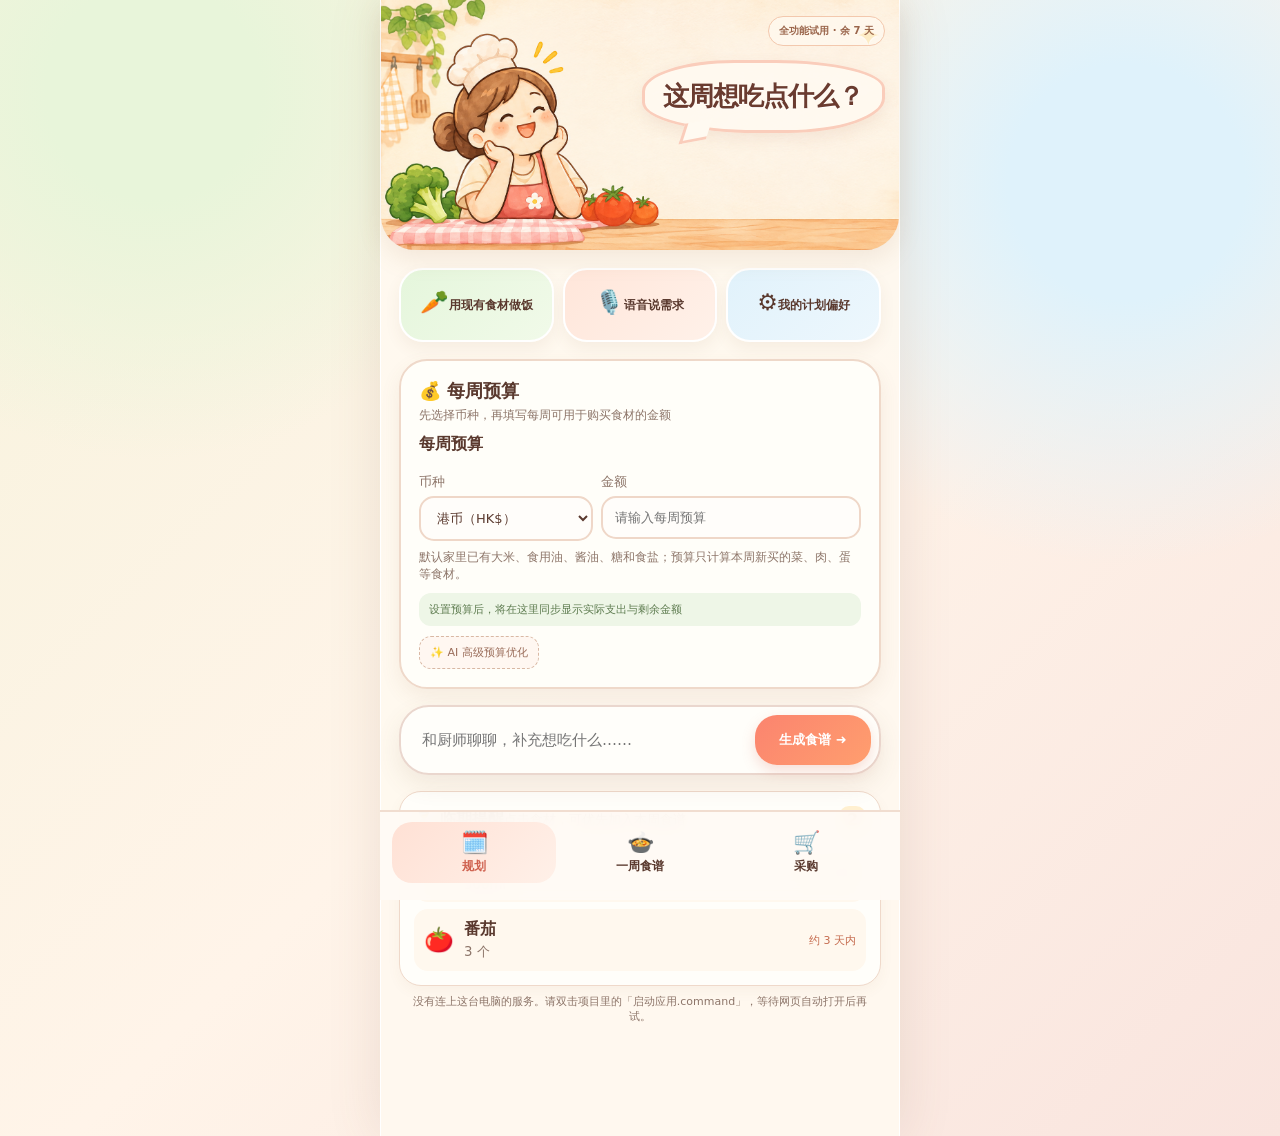
<file: docs/index.html>
<!doctype html>
<html lang="zh-CN">
  <head>
<script src="github-pages-runtime.js?v=1"></script>
    <meta charset="UTF-8" />
    <meta name="viewport" content="width=device-width, initial-scale=1.0" />
    <meta name="theme-color" content="#fff8ef" />
    <title>AI小当家</title>
    <link rel="stylesheet" href="styles.css?v=20261117-photo-1" />
    <link rel="stylesheet" href="shared-header.css?v=20261116-1" />
  </head>
  <body>
    <main class="app-shell" aria-label="AI小当家">
      <header class="hero">
        <div>
          <h1>这周想吃点什么？</h1>
        </div>
        <span class="hero-spark">✦</span>
        <button id="membershipOpen" class="membership-pill" type="button">会员 / Upgrade</button>
      </header>

      <section class="quick-actions" aria-label="快捷提问">
        <button type="button" id="pantryOpen" aria-expanded="false" aria-controls="cameraPanel"><span>🥕</span>用现有食材做饭</button>
        <button type="button" id="voiceOpen" aria-controls="voicePanel"><span>🎙️</span>语音说需求</button>
        <button type="button" id="preferenceQuick"><span>⚙️</span>我的计划偏好</button>
      </section>

      <section id="cameraPanel" class="capture-panel" hidden>
        <div class="section-heading"><strong>🥕 用现有食材做饭 · 📷 拍照识别</strong><button class="mini-close" data-hide="cameraPanel" type="button">关闭</button></div>
        <p class="tool-tip">从库存出发：拍摄或上传冰箱中的食材、现成菜品。识别后核对库存，再生成食谱灵感及补购清单。识别结果需要你确认；单凭照片无法确定重量、过敏原或食物是否安全。</p>
        <div class="photo-picker-actions">
          <button id="photoCaptureOpen" class="file-btn" type="button">拍摄</button>
          <button id="photoUploadOpen" class="file-btn" type="button">上传现有照片</button>
        </div>
        <input id="photoCapture" type="file" accept="image/*" capture="environment" hidden />
        <input id="photoUpload" type="file" accept="image/*" hidden />
        <img id="photoPreview" class="photo-preview" alt="待识别的食材照片" hidden />
        <button id="recognizePhoto" type="button" class="primary-small full" disabled>AI 识别这张照片</button>
        <p id="visionStatus" class="tool-tip" role="status">上传照片后，我会帮你整理看到的食材；结果仍需要你确认。</p>
        <label class="tool-label">现有食材（识别后可修改；逗号分隔）<textarea id="pantryIngredients" rows="3" placeholder="例如：鸡蛋 4个，番茄 3个，青菜 200g"></textarea></label>
        <label class="tool-label">现有成品菜（可修改；逗号分隔）<input id="preparedDishes" placeholder="例如：番茄炒蛋、剩米饭" /></label>
        <div class="tool-row"><button id="savePantry" type="button" class="primary-small">保存已有食物</button><button id="suggestPantry" type="button" class="secondary-small">🔒 AI 智能补购</button></div>
        <div id="pantryResult" class="review-output" hidden></div>
      </section>

      <section class="budget-card" id="budgetSection" aria-label="每周预算">
        <div class="section-heading"><div><strong>💰 每周预算</strong><small>先选择币种，再填写每周可用于购买食材的金额</small></div></div>
          <fieldset id="budgetFields">
            <legend>每周预算</legend>
            <div class="budget-fields">
              <label>币种<select id="budgetCurrency"><option value="HKD" selected>港币（HK$）</option><option value="CNY">人民币（¥）</option></select></label>
              <label>金额<input id="budgetAmount" inputmode="decimal" type="number" min="0" step="1" placeholder="请输入每周预算" /></label>
            </div>
            <small id="budgetHint">默认家里已有大米、食用油、酱油、糖和食盐；预算只计算本周新买的菜、肉、蛋等食材。</small>
            <p id="budgetLiveSummary" class="budget-live-summary">本周尚无采购记录</p>
            <button id="advancedBudget" class="advanced-budget" type="button">🔒 Plus 高级预算优化</button>
          </fieldset>
      </section>
      <section id="voicePanel" class="capture-panel" hidden>
        <div class="section-heading"><strong>🎙️ 一次说完全家需求</strong><button class="mini-close" data-hide="voicePanel" type="button">关闭</button></div>
        <p class="tool-tip">可以连续说：“爸爸是上班族，工作日不吃午餐；妈妈喜欢清淡粤菜，不吃香菜；孩子周末在家吃，不吃辣。”系统会分别填入对应人员。</p>
        <div class="tool-row"><button id="startListening" class="primary-small" type="button">● 开始说话</button><button id="stopListening" class="secondary-small" type="button" disabled>停止</button></div>
        <label class="tool-label">全家需求（可修改）<textarea id="voiceTranscript" rows="4" placeholder="把所有人的需求一股脑说完，也可以在这里手动输入"></textarea></label>
        <button id="parseVoice" class="primary-small full" type="button">自动填写全家信息</button>
        <div id="voiceReview" class="review-output" hidden></div>
      </section>

      <section id="preferencesSection" class="preferences" aria-label="计划偏好" hidden>
        <div class="preference-shell-head">
          <button id="preferenceToggle" class="preferences-toggle" type="button" aria-expanded="true" aria-controls="preferencePanel">
            <span>⚙️</span>
            <span><strong>我的计划偏好</strong><small>用餐人员 · 每餐安排 · 个人口味与忌口</small></span>
            <span class="chevron">⌄</span>
          </button>
          <button id="preferencesClose" class="mini-close" type="button">关闭</button>
        </div>
        <div id="preferencePanel" class="preference-panel">
          <fieldset class="people-fieldset">
            <div class="section-heading">
              <div><legend>用餐人员</legend><small>每人独立编辑身份、偏好、忌口及用餐安排</small></div>
              <button id="addPerson" class="add-person" type="button">＋ 添加人员</button>
            </div>
            <div id="peopleList" class="people-list"></div>
            <small>用餐时间可按周一至周日单独开关。例如：上班日不吃午饭，周末则在家用餐。</small>
          </fieldset>

          <fieldset>
            <legend>本周额外要求（全体）</legend>
            <label class="full-field">特别想吃的菜、已有食材或其他安排
              <textarea id="sharedNotes" rows="2" placeholder="例如：周三晚餐想吃鱼，冰箱里还有西红柿……"></textarea>
            </label>
          </fieldset>
        </div>
      </section>

      <section id="assistantConversation" class="assistant-conversation" aria-label="与厨房助手对话" hidden>
        <div class="section-heading"><div><strong>👩🏻‍🍳 和厨房助手聊聊</strong><small>只有在你发出需求或生成食谱后，我才会回复</small></div></div>
        <div id="chat" class="chat" aria-live="polite"></div>
        <section id="suggestionOutput" class="capture-panel" hidden><div class="section-heading"><strong>🍽️ 食谱灵感与补购清单</strong></div><div id="suggestionContent"></div></section>
      </section>

      <form id="chatForm" class="composer persistent-composer">
        <label class="sr-only" for="messageInput">和厨房助手聊聊</label>
        <input id="messageInput" autocomplete="off" placeholder="和厨师聊聊，补充想吃什么……" />
        <button type="submit" aria-label="一键生成本周食谱" title="一键生成本周食谱">生成食谱 ➜</button>
      </form>

      <section class="expiry-card" aria-labelledby="expiryTitle">
        <div class="section-heading"><div><strong id="expiryTitle">⏳ 临期提醒</strong><small>点击食材，可优先加入本周食谱</small></div><span class="expiry-count" id="expiryCount">2</span></div>
        <div id="expiryList" class="expiry-list"></div>
      </section>
      <p id="apiStatus" class="api-status" role="status">正在检查对话服务…</p>

      <nav class="bottom-nav" aria-label="主导航">
        <button class="nav-item active" id="navPlan" type="button"><span>🗓️</span>规划</button>
        <a class="nav-item" href="weekly-menu.html"><span>🍲</span>一周食谱</a>
        <a class="nav-item" href="shopping-budget.html"><span>🛒</span>采购</a>
      </nav>
    </main>
    <dialog id="photoCameraDialog" class="small-dialog photo-camera-dialog" aria-labelledby="photoCameraTitle">
      <div class="dialog-head"><strong id="photoCameraTitle">拍摄食材</strong></div>
      <video id="photoCameraVideo" autoplay muted playsinline aria-label="相机预览"></video>
      <p id="photoCameraStatus" class="tool-tip" role="status">正在连接相机…</p>
      <div class="tool-row"><button id="photoCameraShutter" class="primary-small" type="button" disabled>拍摄</button><button id="photoCameraCancel" class="secondary-small" type="button">取消</button></div>
    </dialog>
    <dialog id="membershipDialog" class="membership-dialog"><div class="dialog-head"><div><strong>Membership</strong><small id="membershipStatus"></small></div><button type="button" data-dialog-close="membershipDialog">×</button></div>
      <p class="tool-tip">首次使用可享 7 天全功能试用，包含全部 Plus 功能和 Home Chef 预约体验。实际厨师服务按次或套餐另付，当前支付与预约均为 Demo。</p>
      <p id="membershipPricingNote" class="tool-tip">正在按地区设置显示币种…</p>
      <div class="plan-grid">
        <article class="plan-card"><span>Basic</span><h2><span data-config="basicPrice">HK$8.80</span> <small>/ month</small></h2><b>7-Day All-Features Free Trial</b><ul><li>基础个性化食谱</li><li>用餐人员、偏好与忌口</li><li>一周食谱与基础清单</li><li>手动库存和每周预算</li></ul><button id="startBasicTrial" type="button">体验全部功能</button></article>
        <article class="plan-card plus"><span>Plus</span><h2><span data-config="plusPrice">HK$13.20</span> <small>/ month</small></h2><b>Basic 全部功能＋</b><ul><li>用语音需求一键生成个性化食谱</li><li>库存拍照、临期优先与智能补购</li><li>高级预算优化与超额提醒</li><li>Home Chef 预约入口</li></ul><button id="upgradePlus" type="button">Upgrade to Plus</button></article>
      </div>
      <div id="paymentDemo" class="payment-demo" hidden><p>Demo only — real payment is not connected.</p><button id="simulateUpgrade" type="button">Simulate Upgrade</button></div>
      <section class="membership-chef"><div class="dialog-head"><div><strong>🧑‍🍳 Home Chef 上门厨师</strong><small>全功能试用及 Plus 会员可预约；服务费按次或套餐另付</small></div></div><p id="membershipChefPricingNote" class="tool-tip"></p><a id="membershipChefSource" class="tool-tip" href="https://yunhejz.com/sh/index/article.html?id=3586" target="_blank" rel="noreferrer">报价依据</a><div id="membershipChefTiers" class="chef-tier-list"></div><button id="memberHomeChefOpen" class="dialog-primary" type="button">选择套餐并预约</button></section>
    </dialog>
    <dialog id="expiryDialog" class="small-dialog"><div class="dialog-head"><strong id="expiryDialogTitle">优先使用食材</strong><button type="button" data-dialog-close="expiryDialog">×</button></div><p id="expiryDialogText"></p><button id="addExpiryToPlan" class="dialog-primary" type="button">加入本周食谱</button></dialog>
    <dialog id="lockedDialog" class="small-dialog"><div class="dialog-head"><strong>🔒 Plus Feature</strong><button type="button" data-dialog-close="lockedDialog">×</button></div><p id="lockedMessage"></p><button class="dialog-primary" id="lockedUpgrade" type="button">Upgrade to Plus</button></dialog>
    <div id="toast" class="toast" role="status"></div>
    <script src="config.js?v=20261116-10"></script><script src="state.js?v=20261116-9"></script><script src="locale.js?v=20261116-9"></script><script src="pricing.js?v=20261116-10"></script><script src="pantry-photos.js?v=1"></script><script src="app.js?v=20261117-photo-1"></script>
  </body>
</html>
</file>
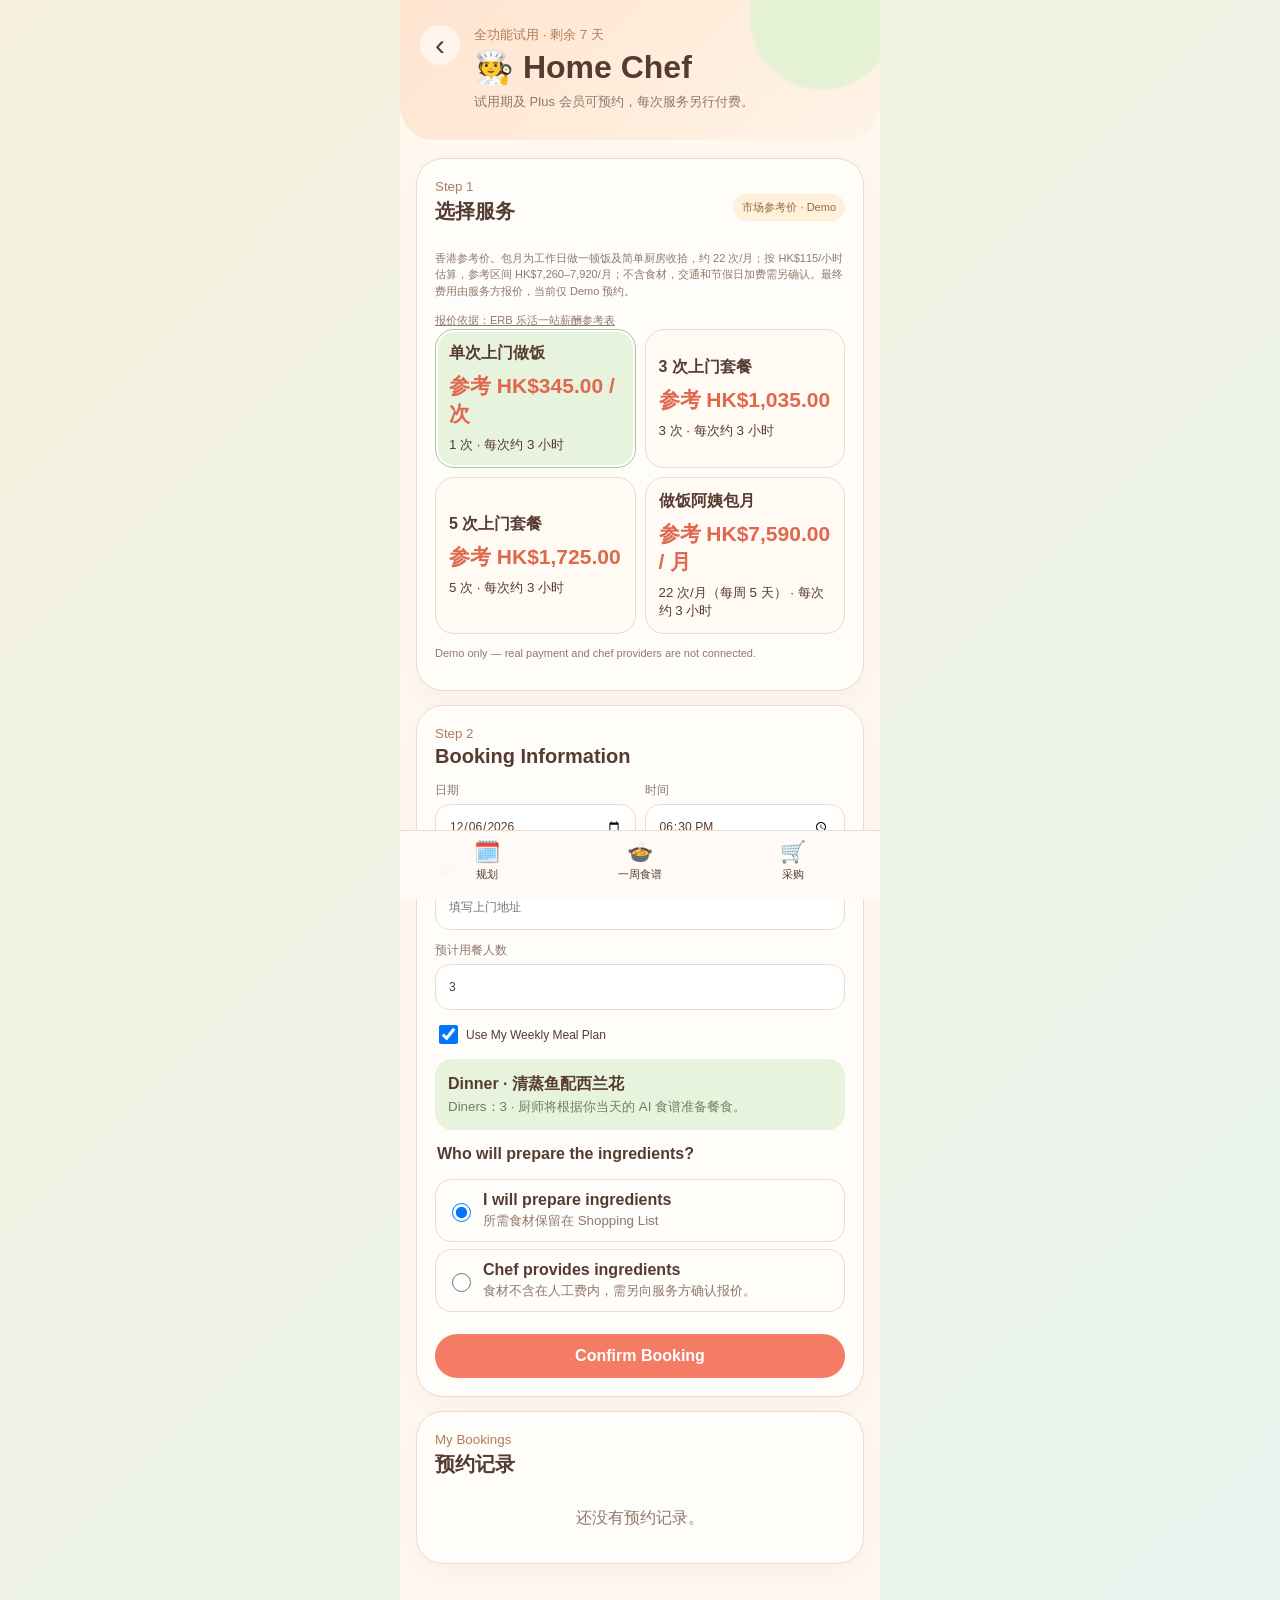
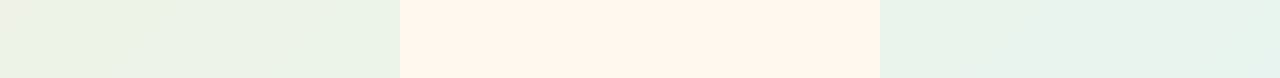
<file: docs/home-chef.html>
<!doctype html><html lang="zh-CN"><head>
<script src="github-pages-runtime.js?v=1"></script><meta charset="UTF-8"><meta name="viewport" content="width=device-width,initial-scale=1"><meta name="theme-color" content="#fff8ef"><title>Home Chef · AI 小当家</title><link rel="stylesheet" href="home-chef.css?v=1"></head><body>
<main class="chef-app"><header class="chef-hero"><a href="index.html" aria-label="返回">‹</a><div><small id="chefAccessStatus">全功能试用 / Plus Member Service</small><h1>🧑‍🍳 Home Chef</h1><p>试用期及 Plus 会员可预约，每次服务另行付费。</p></div></header>
<section id="lockedChef" class="card locked" hidden><span>🔒</span><h2>Plus Member Feature</h2><p>Home Chef booking is available for Plus members.</p><button id="chefUpgrade" type="button">Upgrade to Plus</button></section>
<div id="chefContent" hidden><section class="card"><div class="section-head"><div><small>Step 1</small><h2>选择服务</h2></div><span>市场参考价 · Demo</span></div><p id="chefPricingNote" class="demo-note">正在按地区设置显示币种…</p><a id="chefPricingSource" class="demo-note" href="https://yunhejz.com/sh/index/article.html?id=3586" target="_blank" rel="noreferrer">报价依据</a><div id="packageList" class="package-list"></div><p class="demo-note">Demo only — real payment and chef providers are not connected.</p></section>
<section class="card"><div class="section-head"><div><small>Step 2</small><h2>Booking Information</h2></div></div><form id="bookingForm"><div class="fields"><label>日期<input id="bookingDate" type="date" required></label><label>时间<input id="bookingTime" type="time" required value="18:30"></label></div><label>地址<input id="bookingAddress" required placeholder="填写上门地址"></label><label>预计用餐人数<input id="bookingDiners" type="number" min="1" max="20" value="3" required></label><label class="check"><input id="useWeeklyPlan" type="checkbox" checked> Use My Weekly Meal Plan</label><div id="dailyMeal" class="daily-meal"></div><fieldset><legend>Who will prepare the ingredients?</legend><label class="choice"><input type="radio" name="ingredientProvider" value="user" checked><span><b>I will prepare ingredients</b><small>所需食材保留在 Shopping List</small></span></label><label class="choice"><input type="radio" name="ingredientProvider" value="chef"><span><b>Chef provides ingredients</b><small>食材不含在人工费内，需另向服务方确认报价。</small></span></label></fieldset><button class="confirm" type="submit">Confirm Booking</button></form></section>
<section id="bookingsCard" class="card"><div class="section-head"><div><small>My Bookings</small><h2>预约记录</h2></div></div><div id="bookingList"></div></section></div></main>
<nav class="bottom-nav"><a href="index.html">🗓️<span>规划</span></a><a href="weekly-menu.html">🍲<span>一周食谱</span></a><a href="shopping-budget.html">🛒<span>采购</span></a></nav>
<dialog id="bookingDialog"><h2>Demo booking confirmed.</h2><div id="bookingResult"></div><button id="viewBooking" type="button">View Booking</button></dialog><div id="toast" class="toast"></div><script src="config.js?v=20261116-10"></script><script src="state.js?v=20261116-9"></script><script src="locale.js?v=20261116-9"></script><script src="pricing.js?v=20261116-10"></script><script src="home-chef.js?v=20261116-8"></script></body></html>
</file>
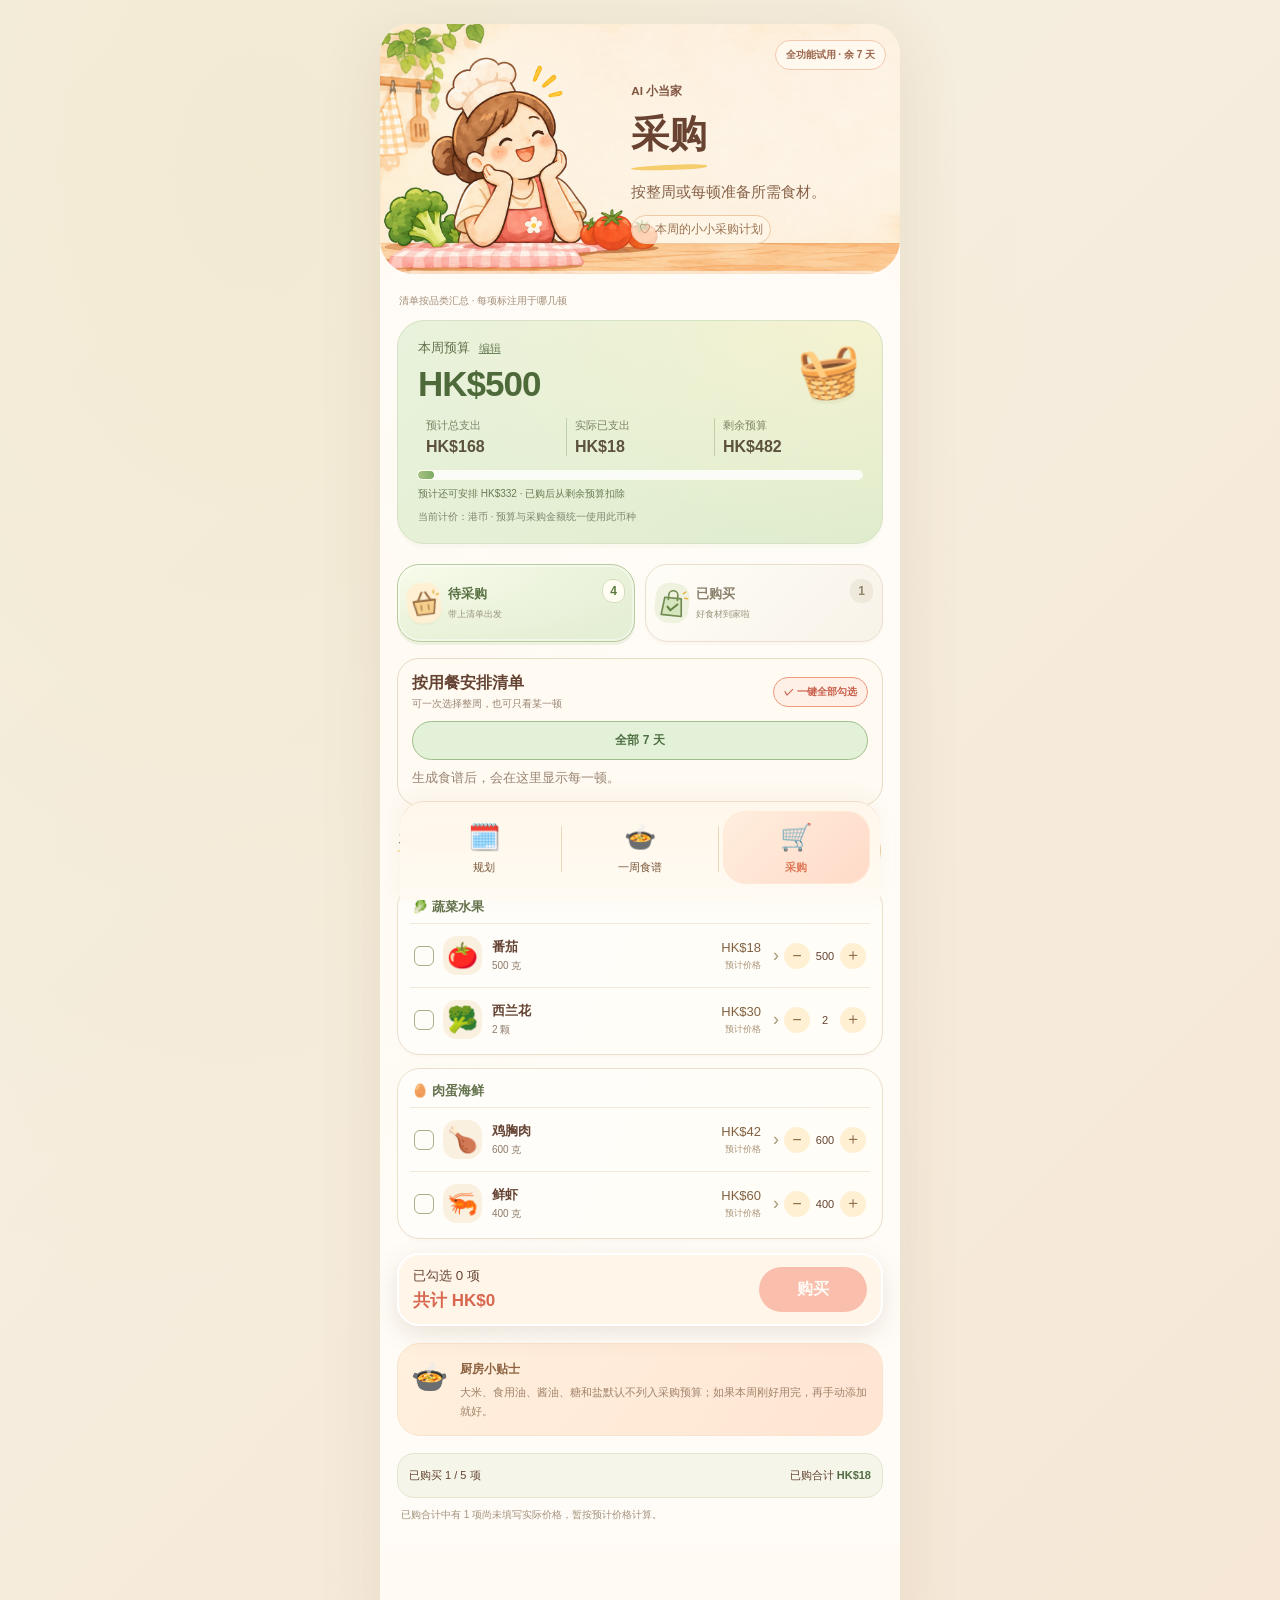
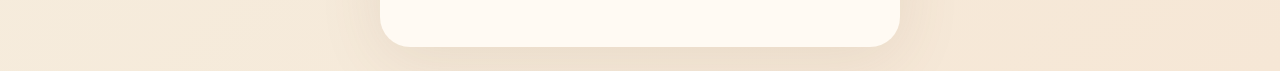
<file: docs/shopping-budget.html>
<!doctype html>
<html lang="zh-CN">
  <head>
<script src="github-pages-runtime.js?v=1"></script>
    <meta charset="UTF-8" />
    <meta name="viewport" content="width=device-width, initial-scale=1.0" />
    <meta name="theme-color" content="#fff8ef" />
    <title>AI 小当家</title>
    <link rel="stylesheet" href="shopping-budget.css?v=1" />
    <link rel="stylesheet" href="membership.css?v=20261116-13" />
    <link rel="stylesheet" href="shared-header.css?v=20261116-1" />
  </head>
  <body>
    <main class="app-shell" aria-label="AI 小当家">
      <div id="planningPage">
      <header class="hero">
        
        <div>
          <p class="eyebrow">AI 小当家</p>
          <h1>这周想吃点什么？</h1>
        </div>
        <p class="hero-subtitle">一起把日子，过得有滋有味。</p>
      </header>

      <div class="page-content planning-content">
      <section id="chat" class="chat" aria-live="polite">
        <article class="message assistant-message">
          <span class="avatar assistant-avatar">👩🏻‍🍳</span>
          <p>告诉我家里有哪些人、这周想吃什么吧。我会为你做一份刚刚好的菜单。</p>
        </article>

        <article class="message user-message">
          <p>我们家有两位成人和一位长者，想吃粤式家常菜，每周两次海鲜，口味清淡，不要超预算。</p>
          <span class="avatar user-avatar">🙂</span>
        </article>

        <article class="message assistant-message">
          <span class="avatar assistant-avatar">👩🏻‍🍳</span>
          <p>好的！我已经记下来了。还可以告诉我现有食材或特别想吃的菜。</p>
        </article>
      </section>

      <section class="quick-actions" aria-label="快捷提问">
        <button type="button" data-prompt="帮我生成一周食谱"><span aria-hidden="true">🗓️</span>生成一周食谱</button>
        <button type="button" data-prompt="根据我现有的食材做饭"><span aria-hidden="true">🧺</span>用现有食材做饭</button>
        <button type="button" data-prompt="请帮我控制本周预算"><span aria-hidden="true">🐷</span>控制本周预算</button>
      </section>

      <section class="preferences" aria-label="计划偏好">
        <button id="preferenceToggle" class="preferences-toggle" type="button" aria-expanded="false" aria-controls="preferencePanel">
          <span class="settings-icon" aria-hidden="true">☷</span>
          <span><strong>补充我的计划偏好</strong><small>家庭 · 预算 · 口味 · 健康</small></span>
          <span class="chevron">⌄</span>
        </button>
        <div id="preferencePanel" class="preference-panel" hidden>
          <fieldset>
            <legend>家庭成员</legend>
            <div class="chips" data-group="family">
              <button type="button" data-member="成人">成人</button><button type="button" data-member="儿童">儿童</button><button type="button" data-member="宝宝">宝宝</button><button type="button" data-member="长者">长者</button>
            </div>
            <div id="memberCounts" class="member-counts" aria-live="polite"></div>
          </fieldset>
          <fieldset>
            <legend>每周预算</legend>
            <div class="budget-fields">
              <label>计价币种<select id="budgetCurrency"><option value="HKD" selected>港币（HK$）</option><option value="CNY">人民币（¥）</option></select></label>
              <label>预算金额<input id="budgetAmount" type="number" min="0" step="0.01" placeholder="0" /></label>
            </div>
            <small id="budgetHint">默认家里已有大米、食用油、酱油、糖和食盐；预算只计本周新买的菜、肉、蛋、奶和水产等食材。</small>
          </fieldset>
          <fieldset>
            <legend>口味偏好</legend>
            <div class="chips" data-group="flavors">
              <button type="button">粤菜</button><button type="button">川菜</button><button type="button">西餐</button><button type="button">日式</button><button type="button">家常菜</button>
            </div>
          </fieldset>
          <fieldset>
            <legend>菜品主题</legend>
            <div class="chips" data-group="themes">
              <button type="button">海鲜</button><button type="button">汤品</button><button type="button">快手菜</button><button type="button">轻食</button><button type="button">一锅料理</button>
            </div>
          </fieldset>
          <fieldset>
            <legend>饮食与健康管理</legend>
            <div class="chips" data-group="health">
              <button type="button">控糖</button><button type="button">少盐</button><button type="button">少油</button><button id="avoidButton" type="button">过敏 / 忌口</button>
            </div>
            <label id="avoidField" class="avoid-field" hidden>请填写需要避免的食材或过敏原
              <textarea id="avoidInput" rows="2" placeholder="例如：花生、牛奶、香菜、太辣……"></textarea>
            </label>
          </fieldset>
        </div>
      </section>

      <form id="chatForm" class="composer">
        <label class="sr-only" for="messageInput">描述你想吃什么</label>
        <input id="messageInput" autocomplete="off" placeholder="描述你想吃什么……" />
        <button type="submit" aria-label="发送消息">➜</button>
      </form>

      </div>
      </div>
      <section id="shoppingPage" hidden aria-labelledby="shoppingTitle">
        <header class="shopping-header has-membership"><div><p class="eyebrow">AI 小当家</p><h1 id="shoppingTitle">采购</h1><p class="hero-subtitle">按整周或每顿准备所需食材。</p><span class="week-badge">♡ 本周的小小采购计划</span></div><button id="membershipOpen" class="membership-pill" type="button">会员 / Upgrade</button></header>
        <div class="page-content shopping-content">
        <div class="demo-note">清单按品类汇总 · 每项标注用于哪几顿</div>
        <section class="budget-card" aria-label="本周预算概览">
          <div class="budget-top"><div><p>本周预算 <button id="editBudget" class="text-button" type="button">编辑</button></p><strong id="budgetTotal">HK$500</strong></div><span class="basket-art" aria-hidden="true">🧺</span></div>
          <div class="budget-stats triple"><div><small>预计总支出</small><b id="projectedTotal"></b></div><div><small>实际已支出</small><b id="actualSpent"></b></div><div><small id="remainingLabel">剩余预算</small><b id="budgetRemaining"></b></div></div>
          <progress id="budgetProgress" max="100" value="0" aria-label="预算使用比例"></progress><p id="budgetStatus" class="budget-status"></p>
          <button id="optimizeBudget" class="optimize-budget" type="button" hidden>✨ AI 帮我优化</button>
          <small id="currencyNote"></small>
        </section>
        <div class="shopping-tabs" role="group" aria-label="筛选采购状态"><button id="pendingTab" class="selected" type="button" aria-pressed="true" aria-controls="shoppingList">
          <span class="tab-art pending-art" aria-hidden="true"><svg viewBox="0 0 36 36" fill="none"><path d="M6 15h24l-3 15H9L6 15Z" fill="#F6CF8D" stroke="#9B7146" stroke-width="1.8" stroke-linejoin="round"/><path d="m11 15 5-9m9 9-5-9" stroke="#9B7146" stroke-width="2.2" stroke-linecap="round"/><path d="M14 20v5m8-5v5" stroke="#BA8C54" stroke-width="1.8" stroke-linecap="round"/><path d="M7 15h22" stroke="#9B7146" stroke-width="2.2" stroke-linecap="round"/><path d="M29 5v3m3 2 2-1" stroke="#E7B547" stroke-width="1.8" stroke-linecap="round"/></svg></span>
          <span class="tab-copy"><strong>待采购</strong><small>带上清单出发</small></span><span id="pendingCount" class="tab-count">0</span>
        </button><button id="boughtTab" type="button" aria-pressed="false" aria-controls="shoppingList">
          <span class="tab-art bought-art" aria-hidden="true"><svg viewBox="0 0 36 36" fill="none"><path d="M9 12h18l2 19H7l2-19Z" fill="#D5E5BD" stroke="#718B52" stroke-width="1.8" stroke-linejoin="round"/><path d="M13 14V9a5 5 0 0 1 10 0v5" stroke="#718B52" stroke-width="1.8" stroke-linecap="round"/><path d="m13 22 3.5 3.5 7-7" stroke="#678448" stroke-width="2.3" stroke-linecap="round" stroke-linejoin="round"/><path d="m29 6 2-2m0 7h3" stroke="#E7B547" stroke-width="1.8" stroke-linecap="round"/></svg></span>
          <span class="tab-copy"><strong>已购买</strong><small>好食材到家啦</small></span><span id="boughtCount" class="tab-count">0</span>
        </button></div>
        <section id="purchaseScope" class="purchase-scope"><div class="scope-heading"><div><strong>按用餐安排清单</strong><small>可一次选择整周，也可只看某一顿</small></div><button id="selectAllShoppingItems" class="select-all-shopping" type="button">✓ 一键全部勾选</button></div><button id="wholeWeekScope" class="whole-week-scope selected" type="button">全部 7 天</button><div id="mealScopeList" class="meal-scope-list"></div></section>
        <div class="list-heading"><div><h2>本周采购清单</h2><p>点开食材，修改数量与价格</p></div><button id="addItem" class="add-button" type="button">＋ 添加</button></div>
        <div id="shoppingList"></div>
        <section id="selectedPurchaseBar" class="selected-purchase-bar"><div><small>已勾选 <span id="selectedPurchaseCount">0</span> 项</small><strong>共计 <span id="selectedPurchaseTotal">HK$0</span></strong></div><button id="buySelected" type="button" disabled>购买</button></section>
        <aside class="kitchen-tip"><span aria-hidden="true">🍲</span><div><strong>厨房小贴士</strong><p>大米、食用油、酱油、糖和盐默认不列入采购预算；如果本周刚好用完，再手动添加就好。</p></div></aside>
        <div class="shopping-summary"><span id="purchaseCount"></span><span>已购合计 <b id="spentTotal"></b></span></div>
        <p id="estimateNote" class="estimate-note"></p>
        </div>
      </section>
      <dialog id="itemDialog" aria-labelledby="itemDialogTitle"><form id="itemForm"><div class="dialog-heading"><h2 id="itemDialogTitle">编辑食材</h2><button type="button" class="close-dialog" data-close="itemDialog" aria-label="关闭">×</button></div>
        <label>食材名称<input id="itemName" required maxlength="40" /></label>
        <label>分类<select id="itemCategory"><option>蔬菜水果</option><option>肉蛋海鲜</option><option>主食调味</option><option>其他</option></select></label>
        <div class="field-row"><label>数量<input id="itemQuantity" required type="number" min="0.01" step="0.01" /></label><label>单位<input id="itemUnit" required maxlength="10" placeholder="克 / 颗 / 份" /></label></div>
        <label><span id="estimateLabel">预计总价</span><input id="itemEstimate" required type="number" min="0" step="0.01" /></label>
        <label><span id="actualLabel">实际总价（可留空）</span><input id="itemActual" type="number" min="0" step="0.01" placeholder="未填写时按预计价格计算" /></label>
        <small>价格为这一项的总价；修改数量后，请一并调整价格。</small>
        <div class="dialog-actions"><button id="deleteItem" type="button" class="delete-button">删除食材</button><button type="submit" class="save-button">保存</button></div>
      </form></dialog>
      <dialog id="budgetDialog" aria-labelledby="budgetDialogTitle"><form id="budgetForm"><div class="dialog-heading"><h2 id="budgetDialogTitle">设置本周预算</h2><button type="button" class="close-dialog" data-close="budgetDialog" aria-label="关闭">×</button></div>
        <label>计价币种<select id="shoppingCurrency"><option value="HKD" selected>港币（HK$）</option><option value="CNY">人民币（¥）</option></select></label><label>预算金额<input id="shoppingBudget" type="number" min="0" step="0.01" required /></label>
        <p class="dialog-help">人民币、港币二选一，与「规划」中的设置同步。切换币种不会换算已有金额，请按新币种核对预算和食材价格。</p><button type="submit" class="save-button full-width">保存预算</button>
      </form></dialog>
      <dialog id="shoppingLockedDialog" class="shopping-lock"><div class="dialog-heading"><h2>🔒 Plus Feature</h2><button type="button" class="close-dialog" data-close="shoppingLockedDialog">×</button></div><p>Advanced budget optimization is available for Plus members.</p><a href="index.html" class="save-button full-width">Upgrade to Plus</a></dialog>
      <dialog id="purchasePlatformDialog" class="purchase-platform-dialog"><div class="dialog-heading"><div><small>Purchase Options</small><h2>请选择购物平台</h2></div><button type="button" class="close-dialog" data-close="purchasePlatformDialog">×</button></div><p id="purchaseRegionStatus">正在根据所在地区推荐…</p><div id="groceryPartnerList" class="grocery-partner-list"></div><a id="offlineMarketMap" class="map-option" target="_blank" rel="noopener">📍 查找附近线下菜场／超市</a><button id="simulatePurchase" class="save-button full-width" type="button">模拟完成购买</button><small>线上平台与地图由第三方提供；Demo 暂未接入真实订单和支付。</small></dialog>
      <nav class="bottom-nav" aria-label="主导航">
        <button class="nav-item active" id="planningNav" type="button" aria-current="page"><span>🗓️</span>规划</button>
        <a class="nav-item" href="weekly-menu.html"><span>🍲</span>一周食谱</a>
        <button class="nav-item" id="shoppingNav" type="button"><span>🛒</span>采购</button>
      </nav>
    </main>
    <div id="toast" class="toast" role="status"></div>
    <script src="config.js?v=20261116-10"></script><script src="state.js?v=20261116-9"></script><script src="locale.js?v=20261116-9"></script><script src="pricing.js?v=20261116-10"></script><script src="membership.js?v=20261116-11"></script><script src="shopping-budget.js?v=6"></script>
  </body>
</html>
</file>
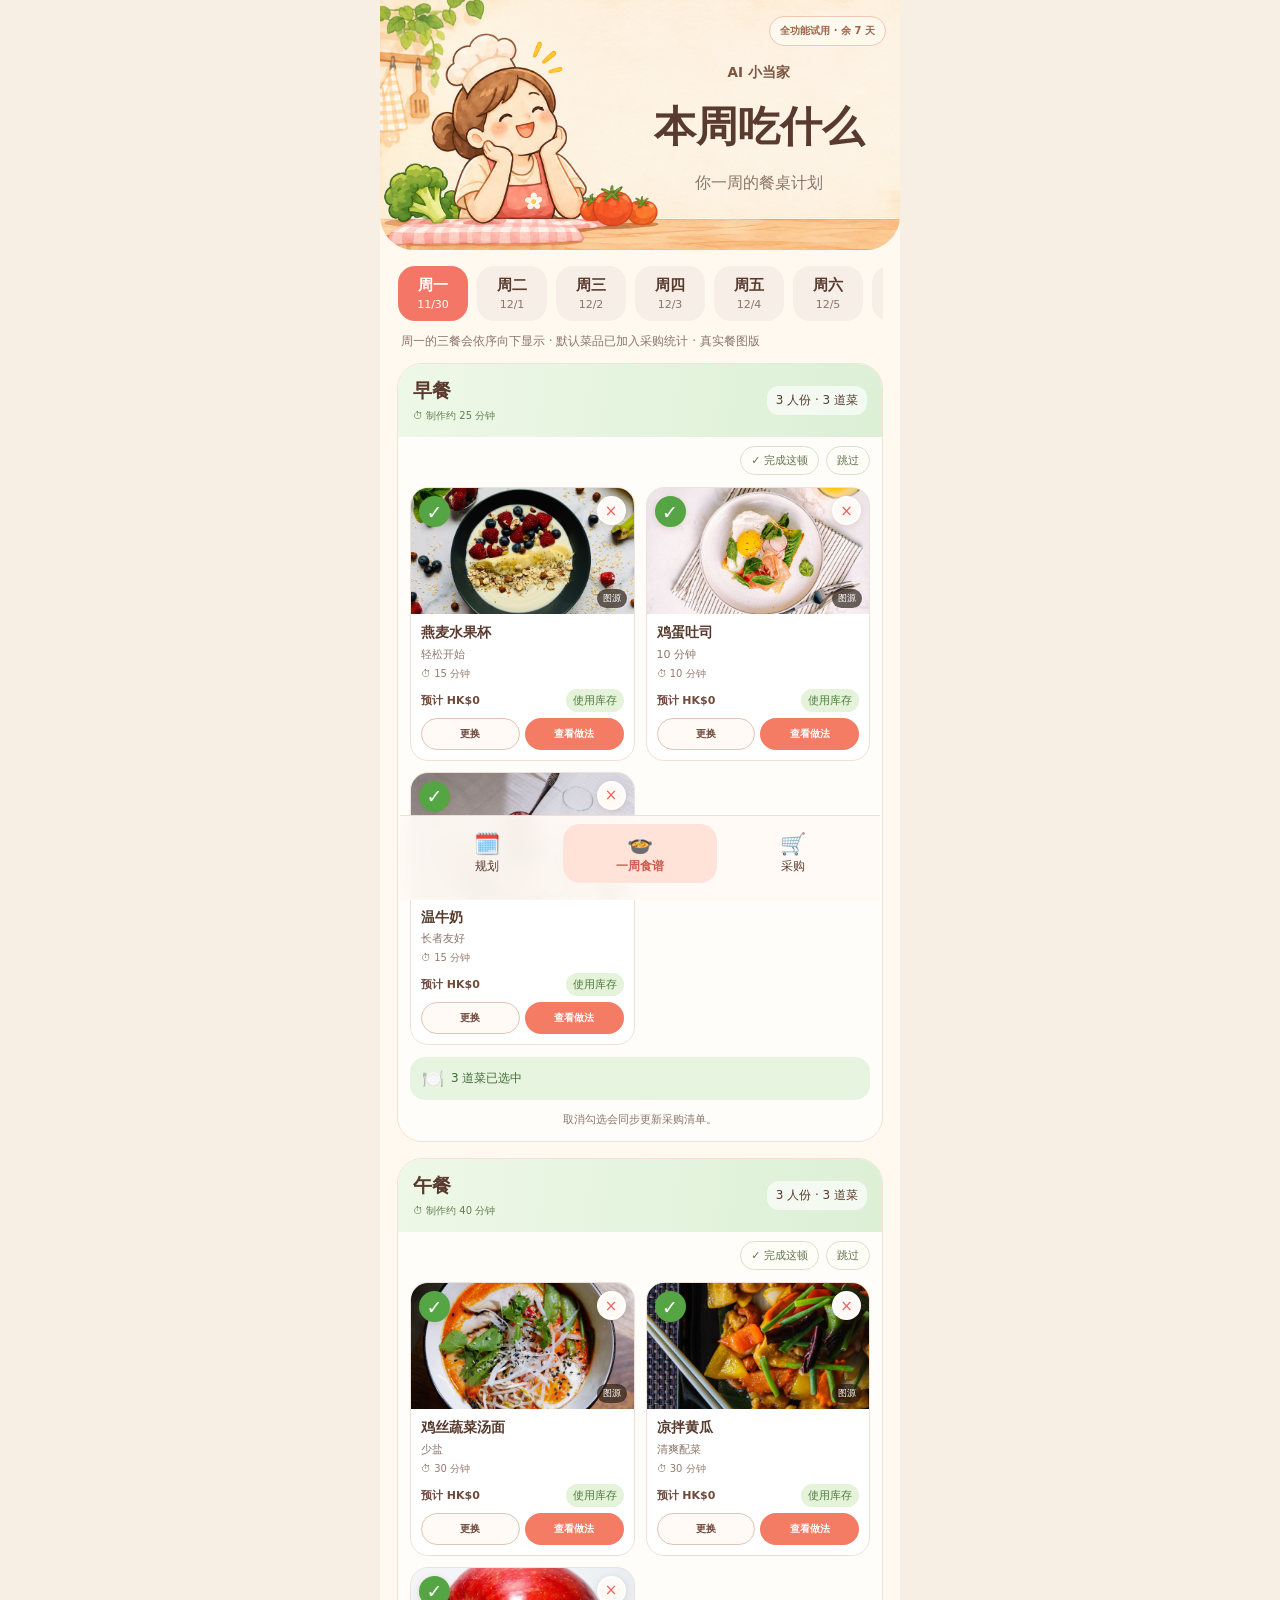
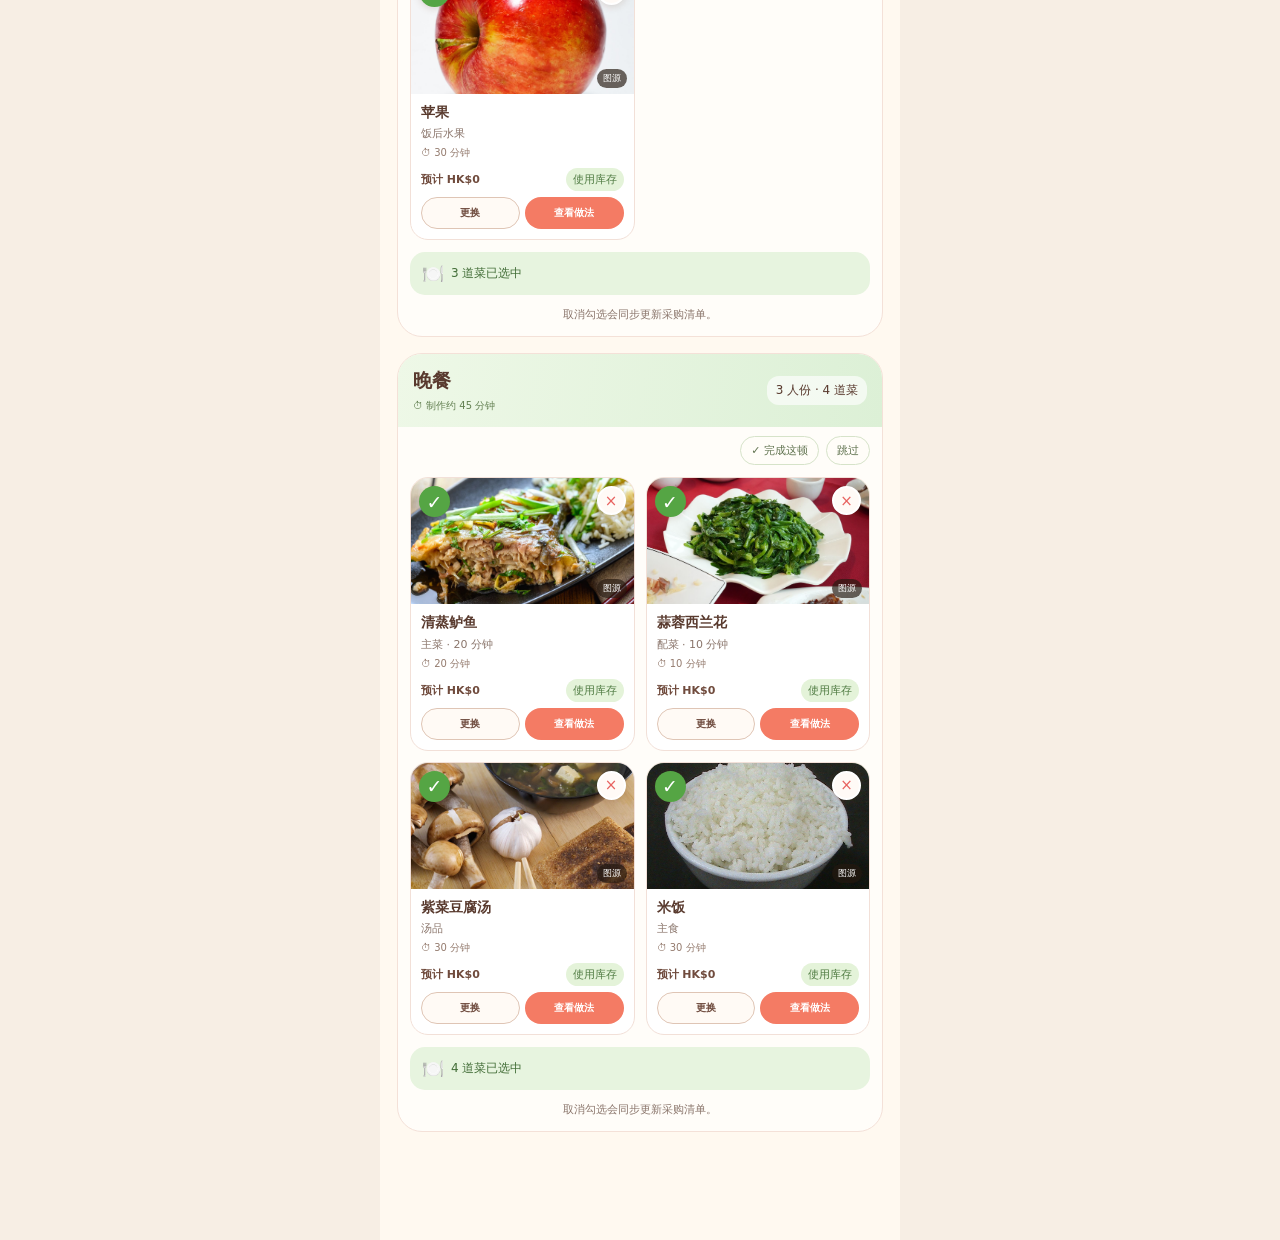
<file: docs/weekly-menu.html>
<!doctype html>
<html lang="zh-CN">
  <head>
<script src="github-pages-runtime.js?v=1"></script>
    <meta charset="UTF-8" />
    <meta name="viewport" content="width=device-width, initial-scale=1.0" />
    <title>本周食谱 · AI 小当家</title>
    <link rel="stylesheet" href="weekly-menu.css?v=4" />
    <link rel="stylesheet" href="membership.css?v=20261116-13" />
    <link rel="stylesheet" href="shared-header.css?v=20261116-1" />
  </head>
  <body>
    <main class="weekly-app">
      <header class="hero" aria-label="本周食谱标题">
        <div class="hero-art"></div>
        <div class="hero-copy"><p>AI 小当家</p><h1>本周吃什么</h1><span>你一周的餐桌计划</span></div>
        <button id="membershipOpen" class="membership-pill" type="button">会员 / Upgrade</button>
      </header>
      <p id="menuIntro" class="menu-intro" hidden></p>

      <nav id="dayTabs" class="day-tabs" aria-label="选择日期"></nav>
      <p id="dayHint" class="day-hint"></p>
      <section id="mealSections" class="meal-sections" aria-label="当天食谱"></section>
    </main>

    <nav class="bottom-nav" aria-label="主导航">
      <a href="index.html"><span>🗓️</span>规划</a>
      <a class="active" href="weekly-menu.html"><span>🍲</span>一周食谱</a>
      <a href="shopping-budget.html"><span>🛒</span>采购</a>
    </nav>

    <aside id="replacePanel" class="replace-panel" hidden aria-label="更换菜品"></aside>
    <dialog id="recipeDialog" class="recipe-dialog" aria-labelledby="recipeTitle">
      <div class="recipe-dialog-head"><div><small>Recipe Detail</small><h2 id="recipeTitle"></h2></div><button type="button" data-close-recipe aria-label="关闭">×</button></div>
      <img id="recipePhoto" class="recipe-photo" alt="菜品真实餐图" />
      <div id="recipeMeta" class="recipe-meta"></div>
      <section><h3>Ingredients / 食材</h3><p class="recipe-hint">米、油、酱油、糖和盐默认家中已有，不计入采购预算。</p><div id="recipeIngredients" class="recipe-ingredients"></div></section>
      <section><div class="recipe-section-heading"><h3>How to Cook / 制作步骤</h3><button id="recipeVideoOpen" type="button">▶ 视频教学</button></div><div id="recipeSteps" class="recipe-steps"></div></section>
    </dialog>
    <dialog id="partnerDialog" class="partner-dialog"><div class="recipe-dialog-head"><div><small>Shopping Partner</small><h2>去购买</h2></div><button type="button" data-close-partner aria-label="关闭">×</button></div><p>Third-party shopping platform integration is not connected in this demo.</p><div id="partnerList"></div><button id="sampleProduct" type="button">View Sample Product</button></dialog>
    <dialog id="videoDialog" class="video-dialog"><div class="recipe-dialog-head"><div><small>Video Tutorial</small><h2 id="videoDishTitle">视频教学</h2></div><button type="button" data-close-video aria-label="关闭">×</button></div><p id="videoRegionStatus">正在根据所在地区推荐视频平台…</p><div id="videoPlatformList" class="video-platform-list"></div><label class="remember-video"><input id="rememberVideoPlatform" type="checkbox" checked /> 记住我的视频平台偏好</label><button id="openVideoTutorial" type="button">前往所选平台搜索教学</button><small>搜索结果由第三方平台提供，内容请自行判断。</small></dialog>
    <div id="toast" class="toast" role="status"></div>
    <script src="config.js?v=20261116-10"></script><script src="state.js?v=20261116-9"></script><script src="locale.js?v=20261116-9"></script><script src="pricing.js?v=20261116-10"></script><script src="membership.js?v=20261116-11"></script><script src="weekly-menu.js?v=20261116-9"></script>
  </body>
</html>
</file>
<file: docs/styles.css>
:root { --cream:#fff8ef; --paper:#fffdf9; --ink:#51372d; --muted:#826d63; --mint:#dcefd8; --peach:#ffe0d4; --blue:#ddecf6; --coral:#f47f6e; --line:#f0ddd0; }
* { box-sizing:border-box; }
body { margin:0; background:linear-gradient(135deg,#eff7eb,#fff7ee 55%,#fae7dd); color:var(--ink); font-family:"Microsoft YaHei", system-ui, sans-serif; }
button,input { font:inherit; }
button { cursor:pointer; }
.app-shell { width:min(100%,480px); min-height:100dvh; margin:auto; padding:22px 18px 106px; background:var(--cream); box-shadow:0 0 40px #9a776326; }
.hero { display:flex; align-items:flex-start; gap:10px; padding:10px 5px 18px; }
.brand-mark { display:grid; place-items:center; width:42px; height:42px; border-radius:16px; background:var(--mint); font-size:24px; }
.eyebrow { margin:2px 0 5px; color:#7c5e4d; font-weight:800; font-size:13px; }
h1 { margin:0; font-size:28px; letter-spacing:-1px; }
.hero-spark { margin-left:auto; color:#eeaa38; font-size:25px; }
.chat { display:grid; gap:17px; padding:8px 1px 14px; }
.message { display:flex; align-items:flex-end; gap:9px; max-width:92%; }
.message p { margin:0; padding:15px 16px; border-radius:22px; line-height:1.55; font-size:15px; box-shadow:0 5px 14px #82593d10; }
.assistant-message p { background:var(--peach); border-bottom-left-radius:7px; }
.user-message { margin-left:auto; justify-content:flex-end; }
.user-message p { background:var(--mint); border-bottom-right-radius:7px; }
.avatar { display:grid; flex:0 0 auto; place-items:center; width:34px; height:34px; border-radius:50%; background:white; font-size:20px; }
.quick-actions { display:flex; flex-wrap:wrap; gap:8px; margin:5px 0 15px; }
.quick-actions button,.chips button { border:0; color:var(--ink); background:#fff; border-radius:18px; padding:9px 11px; box-shadow:0 3px 10px #82593d12; }
.quick-actions button:nth-child(1){background:#ffe5dc}.quick-actions button:nth-child(2){background:var(--mint)}.quick-actions button:nth-child(3){background:var(--blue)}
.quick-actions:has(#pantryOpen:only-child){grid-template-columns:1fr}.quick-actions #pantryOpen:only-child{min-height:62px;background:linear-gradient(135deg,#e5f6dc,#f1fae9);font-size:14px}
.preferences { border:1px solid var(--line); border-radius:22px; overflow:hidden; background:var(--paper); }
.preferences-toggle { width:100%; border:0; background:var(--paper); display:flex; align-items:center; gap:12px; padding:15px; text-align:left; color:var(--ink); }
.preferences-toggle strong,.preferences-toggle small { display:block; }.preferences-toggle small { color:var(--muted); margin-top:3px; }.chevron { margin-left:auto; font-size:24px; transition:.2s; }.preferences-toggle[aria-expanded="true"] .chevron { transform:rotate(180deg); }
.preference-panel { padding:0 15px 17px; border-top:1px solid #f6e7df; }
fieldset { border:0; padding:15px 0 0; margin:0; } legend { font-weight:800; padding:0 0 9px; }.chips { display:flex; flex-wrap:wrap; gap:8px; }.chips button { border:1px solid var(--line); box-shadow:none; padding:7px 10px; }.chips button.selected { background:var(--mint); border-color:#9fc79c; }
.member-counts { display:grid; gap:8px; margin-top:10px; }.member-count { display:flex; align-items:center; justify-content:space-between; gap:10px; padding:8px 10px; border-radius:12px; background:#fff7f0; color:var(--muted); font-size:13px; }.member-count input { width:72px; border:1px solid var(--line); border-radius:9px; padding:6px 8px; background:white; color:var(--ink); outline-color:var(--coral); }
.budget-fields { display:grid;grid-template-columns:minmax(135px,.8fr) 1.2fr; gap:8px; }.budget-fields label { color:var(--muted); font-size:13px; }.budget-fields input,.budget-fields select { width:100%; margin-top:5px; padding:9px; border:1px solid var(--line); border-radius:10px; background:#fff; color:var(--ink); outline-color:var(--coral);font:inherit }.preference-panel small { color:var(--muted); display:block; margin-top:8px; font-size:12px; }
.avoid-field { display:block; margin-top:11px; color:var(--muted); font-size:13px; }.avoid-field textarea { display:block; width:100%; resize:vertical; margin-top:5px; padding:9px; border:1px solid var(--line); border-radius:10px; background:white; outline-color:var(--coral); color:var(--ink); }
.composer { display:flex; gap:9px; position:sticky; bottom:75px; margin-top:15px; padding:8px; background:#fffdfaef; border:1px solid var(--line); border-radius:24px; box-shadow:0 5px 18px #82593d16; }.composer input { min-width:0; flex:1; border:0; outline:0; padding:8px 5px; background:transparent; color:var(--ink); }.composer button { width:42px; height:42px; border:0; border-radius:50%; background:var(--coral); color:#fff; font-size:24px; }
.bottom-nav { position:fixed; z-index:2; bottom:0; left:50%; transform:translateX(-50%); width:min(100%,480px); display:grid; grid-template-columns:repeat(3,1fr); gap:2px; padding:9px 10px 16px; border-top:1px solid var(--line); background:#fffaf5f5; backdrop-filter:blur(10px); }.nav-item { display:block;border:0; padding:8px 2px; color:var(--ink); background:transparent; border-radius:17px; font-size:12px;text-align:center;text-decoration:none; }.nav-item span { display:block; font-size:22px; margin-bottom:3px; }.nav-item.active { background:var(--peach); color:#c65b4d; font-weight:800; }
.toast { position:fixed; left:50%; bottom:90px; transform:translate(-50%,20px); opacity:0; width:max-content; max-width:88vw; background:#51372d; color:white; padding:10px 14px; border-radius:14px; transition:.2s; pointer-events:none; }.toast.show { transform:translate(-50%,0); opacity:1; }.sr-only { position:absolute; width:1px; height:1px; overflow:hidden; clip:rect(0,0,0,0); }
@media (max-width:360px){ h1{font-size:24px}.app-shell{padding-inline:13px}.message p{font-size:14px}.quick-actions button{font-size:12px}.bottom-nav{font-size:11px} }
/* Individual diner profiles */
.section-heading{display:flex;align-items:center;justify-content:space-between;gap:8px;margin-bottom:10px}.section-heading legend{padding:0}.section-heading small{margin-top:3px}.add-person{border:1px solid #b4d3ac;background:var(--mint);border-radius:14px;color:var(--ink);padding:9px 12px;font-size:12px;font-weight:700;white-space:nowrap}.people-list{display:grid;gap:10px}.person-card{border:1px solid #efdbcd;border-radius:16px;overflow:hidden;background:#fffaf4}.person-bar{display:flex;align-items:center;gap:6px;padding:8px}.person-number{display:grid;place-items:center;width:32px;height:32px;flex-shrink:0;background:var(--mint);border-radius:12px;font-weight:800}.person-head-copy{min-width:0;flex:1}.person-name-input{display:block;width:100%;border:1px solid transparent;border-radius:8px;padding:4px 6px;background:transparent;color:var(--ink);font-weight:800;outline-color:var(--coral)}.person-name-input:hover,.person-name-input:focus{background:#fff;border-color:var(--line)}.person-head-copy small{margin:2px 6px 0;font-size:11px}.person-expand{border:0;background:transparent;color:var(--ink);padding:8px}.person-expand .chevron{font-size:18px}.remove-person{border:0;background:#ffebe6;color:#a95a4c;border-radius:10px;padding:7px 9px;font-size:12px}.person-body{padding:12px;border-top:1px solid var(--line);display:grid;gap:11px}.person-field-row{display:grid;grid-template-columns:1fr 1fr;gap:9px}.person-field-row label,.full-field{display:block;color:var(--muted);font-size:12px}.person-field-row input,.person-field-row select,.full-field input,.full-field select,.full-field textarea{display:block;width:100%;margin-top:5px;padding:9px;border:1px solid var(--line);border-radius:10px;background:white;color:var(--ink);outline-color:var(--coral);font:inherit}.full-field textarea{resize:vertical}.person-subheading{font-size:13px;font-weight:800}.person-subheading small{display:inline;font-size:11px;font-weight:400;margin-left:4px}.person-chip{font-size:12px!important;padding:7px 10px!important}.add-custom-chip{border-style:dashed!important;background:#f8fff5!important}.custom-chip-editor{display:inline-flex;align-items:center;gap:1px;border:1px solid #9fc79c;border-radius:18px;padding:0 7px;background:#fff;min-width:92px}.custom-chip-editor>span{color:#6a9b63;font-weight:800}.custom-chip-editor input{width:82px;border:0;outline:0;padding:7px 3px;background:transparent;color:var(--ink);font:inherit;font-size:12px}.schedule-heading{display:flex;align-items:center;gap:7px;flex-wrap:wrap;font-size:13px}.schedule-heading strong{flex-basis:100%}.schedule-preset{border:1px solid #b4d3ac;background:#f0f8ea;color:var(--ink);border-radius:12px;padding:7px 9px;font-size:11px}.schedule-preset.selected{background:var(--mint);border-color:#79ac72;font-weight:800}.schedule-wrap{overflow-x:auto}.schedule-table{width:100%;border-collapse:collapse;font-size:12px;text-align:center}.schedule-table th,.schedule-table td{border-bottom:1px solid #eee4da;padding:6px 3px}.schedule-table th{font-weight:700}.meal-switch{display:inline-flex;position:relative;align-items:center;justify-content:center;width:37px;height:23px;cursor:pointer}.meal-switch input{position:absolute;inset:0;opacity:0;width:100%;height:100%;cursor:pointer;margin:0}.meal-switch span{width:34px;height:20px;background:#decfc3;border-radius:20px;position:relative;transition:.15s}.meal-switch span::after{content:'';position:absolute;left:3px;top:3px;width:14px;height:14px;background:white;border-radius:100%;transition:.15s}.meal-switch input:checked+span{background:#88bc81}.meal-switch input:checked+span::after{transform:translateX(14px)}.meal-switch input:focus-visible+span{outline:2px solid #b85f4f;outline-offset:2px}.people-fieldset>small{line-height:1.5}
@media(max-width:390px){.person-body{padding:9px}.schedule-table{font-size:11px}.person-field-row{grid-template-columns:1fr 1fr}.add-person{padding:8px}.person-head-copy strong{font-size:13px}}

.smart-tools{margin:14px 0;border:1px solid var(--line);background:var(--paper);border-radius:20px;padding:13px}.tool-head strong,.tool-head small{display:block}.tool-head small{color:var(--muted);font-size:12px;margin-top:3px}.tool-grid{display:grid;grid-template-columns:1fr 1fr;gap:10px;margin-top:12px}.tool-tile{display:flex;flex-direction:column;align-items:flex-start;gap:5px;border:1px solid #eed9cb;background:#fff7ef;border-radius:15px;padding:13px 10px;color:var(--ink);text-align:left}.tool-tile:last-child{background:#f0f8eb;border-color:#d1e7c8}.tool-tile>span{font-size:24px}.tool-tile strong{font-size:13px}.tool-tile small{font-size:11px;color:var(--muted)}.capture-panel{background:var(--paper);border:1px solid var(--line);border-radius:18px;padding:15px;margin:13px 0;display:grid;gap:11px}.capture-panel[hidden]{display:none!important}.capture-panel .section-heading{margin:0}.mini-close{border:0;background:#f5e9e1;padding:7px 10px;border-radius:10px;color:var(--ink);font-size:12px}.tool-label{display:grid;gap:6px;font-size:12px;color:var(--muted)}.tool-label input,.tool-label select,.tool-label textarea{width:100%;border:1px solid var(--line);background:#fff;border-radius:11px;padding:10px;font:inherit;color:var(--ink)}.tool-tip{font-size:12px;line-height:1.55;color:var(--muted);margin:0}.tool-row{display:flex;gap:7px;flex-wrap:wrap}.primary-small,.secondary-small{border-radius:12px;border:1px solid #daaa99;padding:10px 12px;font-size:12px;color:var(--ink);background:#ffe3d9}.secondary-small{background:#fff;border-color:var(--line)}.primary-small:disabled,.secondary-small:disabled{opacity:.5;cursor:not-allowed}.full{width:100%}.file-btn{display:block;text-align:center;padding:11px;border:1px dashed #cdaea0;border-radius:12px;background:#fff8f4;font-size:12px;color:var(--ink);cursor:pointer}.file-btn input{display:none}#cameraVideo,.photo-preview{width:100%;max-height:290px;object-fit:contain;background:#2b241f;border-radius:13px}.review-output{background:#f1f7ed;padding:12px;border-radius:13px;white-space:pre-wrap;font-size:13px;line-height:1.65}.review-output[hidden]{display:none}.review-actions{display:flex;gap:7px;flex-wrap:wrap;margin-top:10px}.result-group{border-bottom:1px solid #e6e5d9;padding:8px 0}.result-group:last-child{border-bottom:0}.result-group h3{margin:4px 0;font-size:14px}.result-group p{margin:4px 0;font-size:12px;line-height:1.6}

/* Inventory is entered only from the existing-food quick action; budget is prioritized */
.budget-card{margin:12px 0;border:1px solid var(--line);border-radius:20px;padding:14px;background:var(--paper)}
.budget-card fieldset{padding-top:9px}
.budget-card .section-heading strong,.budget-card .section-heading small{display:block}
.budget-card .section-heading small{margin-top:4px;color:var(--muted);font-size:12px}
.budget-card small{display:block;margin-top:8px;color:var(--muted);font-size:12px}
.piggy-icon{display:inline-block;transform:scaleX(-1)}
.smart-tools .tool-grid{grid-template-columns:1fr}
.smart-tools .tool-tile{background:#fff7ef}
#cameraPanel{border-color:#b9d8ae;background:#fcfff8}
#cameraPanel .section-heading strong{line-height:1.35}

/* Cartoon pastel visual system */
:root{--cream:#fff9f0;--paper:#fffefa;--ink:#5a392e;--muted:#8d7569;--mint:#e2f4d8;--peach:#ffe6d7;--blue:#e3f2fb;--coral:#fa806e;--line:#efd9ca;--yellow:#ffe6a7}
body{background:radial-gradient(circle at 12% 8%,#e8f5da 0 7%,transparent 24%),radial-gradient(circle at 88% 16%,#dff2fb 0 8%,transparent 26%),linear-gradient(135deg,#f7f3dc,#fff4e9 50%,#f9e4de);font-family:ui-rounded,"Hiragino Maru Gothic ProN","Microsoft YaHei",system-ui,sans-serif}
.app-shell{width:min(100%,520px);padding:14px 18px 112px;background:rgba(255,249,240,.96);border-inline:1px solid #fff;box-shadow:0 0 50px #7e5c4424}
.hero{position:relative;min-height:250px;margin:-14px -18px 18px;padding:24px 22px;overflow:hidden;align-items:flex-start;background-image:linear-gradient(90deg,transparent 0 42%,rgba(255,250,241,.15) 58%,rgba(255,250,241,.92) 100%),url("assets/kitchen-hero.png");background-size:auto 100%;background-position:center;background-repeat:no-repeat;border-radius:0 0 34px 34px;box-shadow:0 9px 24px #a6754b22}
.hero>div{position:relative;z-index:1;margin-left:auto;margin-top:36px;width:58%;padding:12px 10px;text-align:center}
.brand-mark{position:absolute;z-index:2;top:16px;left:16px;width:48px;height:48px;background:#fff8e9;border:2px solid #efcfac;box-shadow:0 5px 12px #7f533322;font-size:27px}
.eyebrow{display:inline-block;margin:0 0 12px;padding:6px 11px;background:#fff9ebdb;border:1px solid #f1d7b5;border-radius:999px;color:#704739;font-size:11px;letter-spacing:.02em;box-shadow:0 3px 10px #86593613}
h1{position:relative;padding:17px 14px;background:#fffaf1e8;border:3px solid #facdbb;border-radius:38% 45% 40% 47%/43% 39% 48% 42%;font-size:26px;line-height:1.25;color:#6a3b2f;text-shadow:0 1px #fff;box-shadow:0 6px 16px #9e614f18}
h1::after{content:"";position:absolute;left:16%;bottom:-12px;width:22px;height:18px;background:#fffaf1;border-left:3px solid #facdbb;border-bottom:3px solid #facdbb;transform:skew(-28deg) rotate(-12deg)}
.hero-spark{position:absolute;right:18px;top:18px;color:#f8b91f;font-size:30px;filter:drop-shadow(0 2px #fff)}
.chat{gap:14px;padding:2px 3px 18px}.message{max-width:94%}.message p{border:2px solid #fff;padding:14px 16px;border-radius:25px;font-weight:600;box-shadow:0 7px 17px #805e4512}.assistant-message p{background:linear-gradient(135deg,#fff4df,#ffe8d8)}.user-message p{background:linear-gradient(135deg,#e8f7dc,#d9f1cf)}.avatar{width:40px;height:40px;border:2px solid #f1d8c7;box-shadow:0 4px 10px #80583a1c}
.quick-actions{display:grid;grid-template-columns:repeat(3,1fr);gap:9px;margin:7px 0 17px}.quick-actions button{min-height:74px;display:flex;align-items:center;justify-content:center;text-align:center;border:2px solid #fff!important;border-radius:24px!important;padding:10px 8px!important;font-weight:800;font-size:12px;line-height:1.35;box-shadow:0 7px 16px #81553a12!important}.quick-actions button:nth-child(1){background:linear-gradient(135deg,#ffe6da,#fff1e9)}.quick-actions button:nth-child(2){background:linear-gradient(135deg,#e5f6dc,#f1fae9)}.quick-actions button:nth-child(3){background:linear-gradient(135deg,#e1f2fb,#edf7fd)}
.budget-card,.preferences,.smart-tools,.capture-panel{border:2px solid #efd9ca;border-radius:28px;background:rgba(255,254,250,.94);box-shadow:0 8px 20px #8b624517}.budget-card{padding:18px;margin:15px 0}.budget-card .section-heading strong{font-size:18px}.budget-fields input,.budget-fields select{border:2px solid #efd7c8;border-radius:15px;padding:12px;background:#fffdfa}
.preferences{margin:15px 0}.preferences[hidden]{display:none!important}.preference-shell-head{display:grid;grid-template-columns:minmax(0,1fr) auto;align-items:center;gap:8px;padding-right:12px;background:linear-gradient(100deg,#f0f9e9,#fffdf7)}.preferences-toggle{padding:18px;background:transparent;border-radius:26px;font-weight:800}.preferences-toggle>span:first-child{display:grid;place-items:center;width:42px;height:42px;border-radius:16px;background:#dff1d5;font-size:22px}.preference-panel{padding:0 16px 18px}
.person-card{border:2px solid #f0d9ca;border-radius:22px;background:#fffbf6;box-shadow:0 5px 13px #8e604211}.person-number{background:#dff2d8;border:2px solid #fff}.person-name-input{font-size:16px}.person-body{border-top:2px dashed #edd8ca;padding:14px}.chips{gap:9px}.chips button{border:2px solid #efd8ca;border-radius:999px;background:#fffdfa;font-weight:700}.chips button.selected{background:#dff2d8;border-color:#9fc898}.add-custom-chip{border-color:#aaca9f!important}.custom-chip-editor{border:2px solid #aaca9f;background:#fafff8}.schedule-preset{border:2px solid #b7d7ae;background:#f3faee;border-radius:999px;font-weight:700}.schedule-preset.selected{background:#d9efd2;border-color:#88b87e}
.smart-tools{padding:17px;background:linear-gradient(135deg,#fff6e9,#f5fbeF)}.tool-head strong{font-size:17px}.tool-tile{border:2px solid #f0d8c8;border-radius:21px;background:linear-gradient(135deg,#fff0e7,#fffaf1);box-shadow:0 5px 13px #8a5c4110}.tool-tile>span{display:grid;place-items:center;width:44px;height:44px;border-radius:16px;background:#ffe2d7}
.capture-panel{padding:17px}.file-btn{padding:14px;border:2px dashed #d6aa99;border-radius:18px;background:#fff6f0;font-weight:800}.primary-small,.secondary-small{border-width:2px;border-radius:16px;font-weight:700}.review-output{border:2px solid #d8e8cf;border-radius:18px;background:#f3faef}
.composer{z-index:3;bottom:82px;margin-top:18px;padding:8px 8px 8px 16px;border:2px solid #ead7ce;border-radius:30px;background:#fffefbea;box-shadow:0 10px 24px #7d5a401b}.composer input{font-size:15px}.composer button{width:50px;height:50px;background:linear-gradient(135deg,#fb846f,#ff9e6e);box-shadow:0 6px 14px #d9675536;font-weight:900}
.api-status{margin:7px 8px 0;color:var(--muted);font-size:11px;text-align:center}.api-status.connected{color:#5d9555;font-weight:700}
.bottom-nav{width:min(100%,520px);padding:10px 12px 17px;border-top:2px solid #f1ddd0;background:#fffaf5f2}.nav-item{border-radius:20px;font-weight:700}.nav-item.active{background:linear-gradient(135deg,#ffe1d5,#fff0e8);color:#cf614f}
.toast{border:2px solid #fff2e8;box-shadow:0 8px 20px #5c39292a}
@media(max-width:420px){.hero{min-height:225px}.hero>div{width:61%}h1{font-size:21px}.quick-actions button{font-size:11px;min-height:70px}.budget-fields{grid-template-columns:1fr 1.2fr}.app-shell{padding-inline:14px}.hero{margin-inline:-14px}}
.composer button{min-width:116px!important;width:auto!important;height:50px;padding:0 15px;border-radius:22px!important;font-size:13px!important;font-weight:900}.composer button:disabled{opacity:.65;cursor:wait}
.membership-pill{position:absolute;z-index:3;right:14px;top:16px;border:1px solid #f3c8ad;border-radius:999px;padding:7px 10px;background:#fff9efcc;color:#9a654b;font-size:10px;font-weight:800}.quick-actions button span{display:block;font-size:23px;margin-bottom:5px}.expiry-card,.home-chef-entry{margin:14px 0;border:1px solid var(--line);border-radius:22px;padding:14px;background:var(--paper);box-shadow:0 5px 14px #82593d0d}.expiry-count{display:grid;place-items:center;min-width:27px;height:27px;border-radius:10px;background:#fff0d0;color:#b87033;font-weight:800}.expiry-list{display:grid;gap:7px}.expiry-item{display:grid;grid-template-columns:32px 1fr auto;gap:8px;align-items:center;width:100%;border:0;border-radius:14px;padding:10px;background:#fff8ee;color:var(--ink);text-align:left}.expiry-item>span:first-child{font-size:24px}.expiry-item strong,.expiry-item small{display:block}.expiry-item small{margin-top:3px;color:var(--muted)}.expiry-item em{font-style:normal;color:#c56b4e;font-size:11px}.advanced-budget{margin-top:10px;border:1px dashed #d9b8a4;border-radius:12px;padding:8px 10px;background:#fff7f1;color:#9a6c59;font-size:11px}.home-chef-entry{display:flex;align-items:center;justify-content:space-between;gap:10px;background:linear-gradient(135deg,#fff0e2,#f1f7e8)}.home-chef-entry strong,.home-chef-entry small{display:block}.home-chef-entry small{margin-top:4px;color:var(--muted);font-size:10px;line-height:1.5}.home-chef-entry button{flex:0 0 auto;border:1px solid #e8bca0;border-radius:13px;padding:9px;background:#fff9f2;color:var(--ink);font-size:11px}.membership-dialog,.small-dialog{width:min(94vw,460px);max-height:88dvh;overflow:auto;border:1px solid var(--line);border-radius:26px;padding:18px;background:#fffaf3;color:var(--ink);box-shadow:0 25px 80px #53372845}.membership-dialog::backdrop,.small-dialog::backdrop{background:#51372d66;backdrop-filter:blur(3px)}.dialog-head{display:flex;align-items:center;justify-content:space-between;gap:10px;margin-bottom:13px}.dialog-head strong,.dialog-head small{display:block}.dialog-head small{margin-top:3px;color:var(--muted);font-size:11px}.dialog-head>button{border:0;border-radius:50%;width:34px;height:34px;background:#f3e5d9;color:var(--ink);font-size:21px}.plan-grid{display:grid;gap:11px}.plan-card{border:1px solid var(--line);border-radius:20px;padding:15px;background:#fff}.plan-card.plus{background:linear-gradient(140deg,#fff1e7,#f0f7e8);border-color:#eacbb5}.plan-card>span{font-weight:900}.plan-card h2{margin:7px 0 4px;font-size:25px}.plan-card h2 small{font-size:11px;color:var(--muted)}.plan-card b{color:#77956c;font-size:12px}.plan-card ul{margin:12px 0;padding-left:20px;color:var(--muted);font-size:11px;line-height:1.8}.plan-card>button,.dialog-primary,.payment-demo button{width:100%;border:0;border-radius:14px;padding:11px;background:#f4866b;color:#fff;font-weight:800}.plan-card:first-child>button{background:#8cab7c}.payment-demo{margin-top:12px;border:1px dashed #e3b9a6;border-radius:15px;padding:12px;background:#fff4ed;text-align:center}.payment-demo p{font-size:12px;color:var(--muted)}.small-dialog p{color:var(--muted);line-height:1.65}.locked-feature{position:relative}.plus-lock-badge{display:inline-block;padding:2px 6px;border-radius:999px;background:#fff0df;color:#a56b3f;font-size:9px}
.budget-live-summary{margin:10px 0 0!important;padding:9px 10px;border-radius:12px;background:#eef6e7;color:#5e7c50!important;font-size:11px!important}.budget-live-summary.over{background:#fff0df;color:#b15f43!important}
.assistant-conversation{margin:15px 0;padding:16px;border:2px solid var(--line);border-radius:28px;background:#fffefa;box-shadow:0 8px 20px #8b624517}.assistant-conversation[hidden]{display:none!important}.assistant-conversation>.section-heading{margin-bottom:2px}.assistant-conversation .chat{padding-top:10px}.persistent-composer{position:sticky;bottom:84px;z-index:5;margin:16px 0 10px}.expiry-card{margin-top:16px;margin-bottom:8px}.membership-chef{margin-top:15px;padding:15px;border:1px solid #e7d4c3;border-radius:20px;background:linear-gradient(135deg,#fff1e4,#eef7e7)}.chef-tier-list{display:grid;grid-template-columns:1fr 1fr;gap:7px;margin:10px 0 12px}.chef-tier-list>div{padding:9px;border:1px solid #ead8c8;border-radius:14px;background:#fffaf4}.chef-tier-list strong,.chef-tier-list span,.chef-tier-list small{display:block}.chef-tier-list strong{font-size:11px}.chef-tier-list span{margin-top:4px;color:#d96851;font-weight:900}.chef-tier-list small{margin-top:2px;color:#769064;font-size:9px}
.quick-actions button:nth-child(1){background:linear-gradient(135deg,#e5f6dc,#f1fae9)}.quick-actions button:nth-child(2){background:linear-gradient(135deg,#ffe6da,#fff1e9)}
.photo-picker-actions{display:grid;grid-template-columns:minmax(0,1fr) minmax(0,1fr);gap:8px}
.photo-picker-actions .file-btn{width:100%;min-width:0;min-height:50px;margin:0;line-height:normal;white-space:nowrap}
.photo-camera-dialog video{display:block;width:100%;max-height:55dvh;min-height:180px;object-fit:contain;background:#2b241f;border-radius:16px}
.photo-camera-dialog .tool-row{margin-top:12px}.photo-camera-dialog .tool-row button{flex:1}
</file>
<file: docs/shared-header.css>
/* One illustration, scale and placement across the three main pages. */
.app-shell,.weekly-app{width:min(100%,520px)}
.app-shell>.hero,.weekly-app>.hero,.shopping-header.has-membership{height:250px;min-height:250px;background:#fff1d8 url("assets/shopping-kitchen-banner.png") left center/auto 100% no-repeat;border-radius:0 0 34px 34px}
.weekly-app .hero-art{background:none}
.app-shell>.hero>div{position:absolute;top:60px;right:14px;left:auto;width:47%;margin:0;padding:0;text-align:center}
.weekly-app .hero-copy{top:62px;right:14px;width:49%}
.shopping-header.has-membership>div{top:58px;right:14px;width:49%}
.shopping-header.has-membership+.page-content{margin-top:0}
@media(max-width:420px){.app-shell>.hero,.weekly-app>.hero,.shopping-header.has-membership{height:225px;min-height:225px}}
@media(max-width:360px){.app-shell>.hero,.weekly-app>.hero,.shopping-header.has-membership{height:200px;min-height:200px}.app-shell>.hero>div{top:54px}.weekly-app .hero-copy{top:54px}.shopping-header.has-membership>div{top:50px}}
</file>
<file: docs/home-chef.css>
:root{--cream:#fff8ef;--orange:#f47b64;--mint:#e8f3dd;--ink:#563b31;--muted:#90786b;--line:#efd9c9}*{box-sizing:border-box}body{margin:0;background:linear-gradient(135deg,#f5f1dc,#e8f4ef);font-family:-apple-system,BlinkMacSystemFont,"PingFang SC",sans-serif;color:var(--ink)}button,input{font:inherit}.chef-app{width:min(100%,480px);min-height:100vh;margin:auto;padding:0 16px 100px;background:var(--cream)}.chef-hero{margin:0 -16px 18px;padding:25px 20px 28px;display:flex;gap:14px;background:radial-gradient(circle at 88% 12%,#e5f1d5 0 16%,transparent 17%),linear-gradient(135deg,#ffe4cf,#fff4e7);border-radius:0 0 34px 34px}.chef-hero>a{width:40px;height:40px;border-radius:50%;display:grid;place-items:center;background:#fff9;color:var(--ink);text-decoration:none;font-size:30px}.chef-hero small,.section-head small{color:#b17c5e}.chef-hero h1{margin:4px 0 6px}.chef-hero p{margin:0;color:var(--muted);line-height:1.5;font-size:13px}.card{margin:14px 0;padding:18px;border:1px solid var(--line);border-radius:27px;background:#fffdf9;box-shadow:0 8px 26px #76513a0b}.locked{text-align:center;padding:40px 25px}.locked>span{font-size:44px}.locked button,.confirm,#chefUpgrade{border:0;border-radius:999px;padding:13px 22px;background:var(--orange);color:white;font-weight:800}.section-head{display:flex;justify-content:space-between;align-items:center}.section-head h2{margin:3px 0 14px;font-size:20px}.section-head>span{padding:6px 9px;border-radius:999px;background:#fff0d9;color:#946942;font-size:11px}.package-list{display:grid;grid-template-columns:1fr 1fr;gap:9px}.package{position:relative;border:1px solid var(--line);border-radius:19px;padding:13px;background:#fffaf3;text-align:left;color:var(--ink)}.package.selected{background:var(--mint);border-color:#a9c792;box-shadow:inset 0 0 0 2px #fff}.package strong,.package small{display:block}.package b{display:block;margin:8px 0;color:#df684e;font-size:21px}.package em{position:absolute;top:8px;right:8px;font-style:normal;font-size:9px;background:#fff;padding:4px;border-radius:999px}.demo-note{color:var(--muted);font-size:11px;line-height:1.5}.fields{display:grid;grid-template-columns:1fr 1fr;gap:9px}form>label,.fields label{display:grid;gap:5px;margin-bottom:12px;font-size:12px;color:var(--muted)}input{width:100%;min-height:46px;border:1px solid var(--line);border-radius:15px;padding:0 13px;background:white;color:var(--ink)}.check{display:flex!important;grid-template-columns:20px 1fr;align-items:center;color:var(--ink)!important}.check input{width:19px;min-height:19px}.daily-meal{padding:13px;margin:4px 0 14px;border-radius:17px;background:var(--mint);line-height:1.55}.daily-meal small{display:block;color:#6e8160}fieldset{border:0;padding:0;margin:15px 0}legend{font-weight:800;margin-bottom:9px}.choice{display:flex;align-items:center;gap:9px;border:1px solid var(--line);border-radius:16px;padding:11px;margin:7px 0}.choice input{width:19px;min-height:19px}.choice span{display:grid}.choice small{color:var(--muted);margin-top:3px}.confirm{width:100%}.booking-item{padding:12px;margin:8px 0;border-radius:16px;background:#f6efe7}.booking-item strong,.booking-item span{display:block}.booking-item small{color:var(--muted)}.empty{color:var(--muted);text-align:center}.bottom-nav{position:fixed;bottom:0;left:50%;transform:translateX(-50%);width:min(100%,480px);display:grid;grid-template-columns:repeat(3,1fr);padding:9px 10px 18px;background:#fffaf5f4;border-top:1px solid var(--line);z-index:5}.bottom-nav a{text-align:center;text-decoration:none;color:var(--ink);font-size:21px}.bottom-nav span{display:block;font-size:11px;margin-top:3px}dialog{width:min(88vw,400px);border:0;border-radius:25px;padding:23px;background:#fffaf3;color:var(--ink)}dialog::backdrop{background:#4e362c70}dialog button{width:100%;border:0;border-radius:999px;padding:12px;background:var(--orange);color:#fff}.toast{position:fixed;z-index:9;bottom:92px;left:50%;transform:translate(-50%,20px);opacity:0;background:#583b30;color:#fff;border-radius:14px;padding:10px 15px;transition:.2s}.toast.show{opacity:1;transform:translate(-50%,0)}
</file>
<file: docs/shopping-budget.css>
:root { --cream:#fff8ef; --paper:#fffdf9; --ink:#51372d; --muted:#826d63; --mint:#dcefd8; --peach:#ffe0d4; --blue:#ddecf6; --coral:#f47f6e; --line:#f0ddd0; }
* { box-sizing:border-box; }
body { margin:0; background:linear-gradient(135deg,#eff7eb,#fff7ee 55%,#fae7dd); color:var(--ink); font-family:"Microsoft YaHei", system-ui, sans-serif; }
button,input { font:inherit; }
button { cursor:pointer; }
.app-shell { width:min(100%,480px); min-height:100dvh; margin:auto; padding:22px 18px 106px; background:var(--cream); box-shadow:0 0 40px #9a776326; }
.hero { display:flex; align-items:flex-start; gap:10px; padding:10px 5px 18px; }
.brand-mark { display:grid; place-items:center; width:42px; height:42px; border-radius:16px; background:var(--mint); font-size:24px; }
.eyebrow { margin:2px 0 5px; color:#7c5e4d; font-weight:800; font-size:13px; }
h1 { margin:0; font-size:28px; letter-spacing:-1px; }
.hero-spark { margin-left:auto; color:#eeaa38; font-size:25px; }
.chat { display:grid; gap:17px; padding:8px 1px 14px; }
.message { display:flex; align-items:flex-end; gap:9px; max-width:92%; }
.message p { margin:0; padding:15px 16px; border-radius:22px; line-height:1.55; font-size:15px; box-shadow:0 5px 14px #82593d10; }
.assistant-message p { background:var(--peach); border-bottom-left-radius:7px; }
.user-message { margin-left:auto; justify-content:flex-end; }
.user-message p { background:var(--mint); border-bottom-right-radius:7px; }
.avatar { display:grid; flex:0 0 auto; place-items:center; width:34px; height:34px; border-radius:50%; background:white; font-size:20px; }
.quick-actions { display:flex; flex-wrap:wrap; gap:8px; margin:5px 0 15px; }
.quick-actions button,.chips button { border:0; color:var(--ink); background:#fff; border-radius:18px; padding:9px 11px; box-shadow:0 3px 10px #82593d12; }
.quick-actions button:nth-child(1){background:#ffe5dc}.quick-actions button:nth-child(2){background:var(--mint)}.quick-actions button:nth-child(3){background:var(--blue)}
.preferences { border:1px solid var(--line); border-radius:22px; overflow:hidden; background:var(--paper); }
.preferences-toggle { width:100%; border:0; background:var(--paper); display:flex; align-items:center; gap:12px; padding:15px; text-align:left; color:var(--ink); }
.preferences-toggle strong,.preferences-toggle small { display:block; }.preferences-toggle small { color:var(--muted); margin-top:3px; }.chevron { margin-left:auto; font-size:24px; transition:.2s; }.preferences-toggle[aria-expanded="true"] .chevron { transform:rotate(180deg); }
.preference-panel { padding:0 15px 17px; border-top:1px solid #f6e7df; }
fieldset { border:0; padding:15px 0 0; margin:0; } legend { font-weight:800; padding:0 0 9px; }.chips { display:flex; flex-wrap:wrap; gap:8px; }.chips button { border:1px solid var(--line); box-shadow:none; padding:7px 10px; }.chips button.selected { background:var(--mint); border-color:#9fc79c; }
.member-counts { display:grid; gap:8px; margin-top:10px; }.member-count { display:flex; align-items:center; justify-content:space-between; gap:10px; padding:8px 10px; border-radius:12px; background:#fff7f0; color:var(--muted); font-size:13px; }.member-count input { width:72px; border:1px solid var(--line); border-radius:9px; padding:6px 8px; background:white; color:var(--ink); outline-color:var(--coral); }
.budget-fields { display:flex; gap:8px; }.budget-fields label { flex:1; color:var(--muted); font-size:13px; }.budget-fields input { width:100%; margin-top:5px; padding:9px; border:1px solid var(--line); border-radius:10px; background:#fff; outline-color:var(--coral); }.preference-panel small { color:var(--muted); display:block; margin-top:8px; font-size:12px; }
.avoid-field { display:block; margin-top:11px; color:var(--muted); font-size:13px; }.avoid-field textarea { display:block; width:100%; resize:vertical; margin-top:5px; padding:9px; border:1px solid var(--line); border-radius:10px; background:white; outline-color:var(--coral); color:var(--ink); }
.composer { display:flex; gap:9px; position:sticky; bottom:75px; margin-top:15px; padding:8px; background:#fffdfaef; border:1px solid var(--line); border-radius:24px; box-shadow:0 5px 18px #82593d16; }.composer input { min-width:0; flex:1; border:0; outline:0; padding:8px 5px; background:transparent; color:var(--ink); }.composer button { width:42px; height:42px; border:0; border-radius:50%; background:var(--coral); color:#fff; font-size:24px; }
.bottom-nav { position:fixed; z-index:2; bottom:0; left:50%; transform:translateX(-50%); width:min(100%,480px); display:grid; grid-template-columns:repeat(3,1fr); gap:2px; padding:9px 10px 16px; border-top:1px solid var(--line); background:#fffaf5f5; backdrop-filter:blur(10px); }.nav-item { display:block;border:0; padding:8px 2px; color:var(--ink); background:transparent; border-radius:17px; font-size:12px;text-align:center;text-decoration:none; }.nav-item span { display:block; font-size:22px; margin-bottom:3px; }.nav-item.active { background:var(--peach); color:#c65b4d; font-weight:800; }
.toast { position:fixed; left:50%; bottom:90px; transform:translate(-50%,20px); opacity:0; width:max-content; max-width:88vw; background:#51372d; color:white; padding:10px 14px; border-radius:14px; transition:.2s; pointer-events:none; }.toast.show { transform:translate(-50%,0); opacity:1; }.sr-only { position:absolute; width:1px; height:1px; overflow:hidden; clip:rect(0,0,0,0); }
@media (max-width:360px){ h1{font-size:24px}.app-shell{padding-inline:13px}.message p{font-size:14px}.quick-actions button{font-size:12px}.bottom-nav{font-size:11px} }

[hidden] { display:none !important; }
button:focus-visible,a:focus-visible { outline:3px solid #668d60; outline-offset:3px; }
.shopping-header { display:flex; align-items:center; justify-content:space-between; gap:8px; padding:10px 2px 16px; }
.shopping-header h1 { font-size:27px; }.shopping-header .eyebrow { font-size:12px; font-weight:500; margin-bottom:7px; }
.week-badge { font-size:12px; padding:8px 10px; background:#eef3df; border:1px solid #d1dbbc; border-radius:20px; white-space:nowrap; }
.demo-note { font-size:12px; color:var(--muted); margin:0 2px 12px; }
.budget-card { border-radius:25px; padding:21px; background:linear-gradient(130deg,#e1eed7,#f0f3df); border:1px solid #d4e3c7; }
.budget-top { display:flex; align-items:center; justify-content:space-between; }.budget-top p { margin:0 0 6px; font-size:14px; }.budget-top strong { font-size:36px; letter-spacing:-1px; color:#3f5c35; }.basket-art { font-size:53px; transform:rotate(-8deg); }
.text-button { padding:2px 5px; border:0; background:transparent; color:#536b47; font-size:12px; text-decoration:underline; }
.budget-stats { display:grid; grid-template-columns:1fr 1fr; margin-top:20px; }.budget-stats>div+div { border-left:1px solid #c4d4b4; padding-left:20px; }.budget-stats small,.budget-stats b { display:block; }.budget-stats small { font-size:12px; color:#66725a; margin-bottom:7px; }.budget-stats b { font-size:22px; }
progress { appearance:none; display:block; width:100%; height:10px; margin-top:19px; border:0; border-radius:10px; overflow:hidden; background:#fff9; }progress::-webkit-progress-bar { background:#fff9; border-radius:10px; }progress::-webkit-progress-value { background:#88aa72; border-radius:10px; }progress::-moz-progress-bar { background:#88aa72; border-radius:10px; }
.budget-status { font-size:12px; margin:8px 0 12px; }.budget-card>small { display:block; font-size:11px; line-height:1.6; color:#66725a; }.budget-card.over-budget { background:#ffeadb; border-color:#ebc6aa; }.over-budget progress::-webkit-progress-value { background:#d28a5d; }
.shopping-tabs { display:grid; grid-template-columns:1fr 1fr; gap:4px; padding:4px; background:#f1eadf; border-radius:17px; margin-top:20px; }.shopping-tabs button { border:0; border-radius:13px; padding:11px 4px; color:var(--muted); background:transparent; font-size:14px; }.shopping-tabs button.selected { background:#fffdf8; color:#526d46; font-weight:700; box-shadow:0 2px 7px #82593d0d; }
.list-heading { display:flex; align-items:center; justify-content:space-between; gap:8px; margin:22px 0 12px; }h2 { margin:0; font-size:18px; }.list-heading p { color:var(--muted); font-size:11px; margin:5px 0 0; }.add-button { border:1px solid #c6d8bb; background:#edf4e6; color:#4b6940; border-radius:15px; padding:9px 12px; font-size:13px; }
.food-group { background:var(--paper); border:1px solid var(--line); border-radius:21px; padding:15px 13px 4px; margin-bottom:12px; }.food-group h3 { margin:0 0 7px; font-size:14px; }.food-row { display:flex; gap:9px; align-items:center; border-top:1px solid #f4eae1; min-height:66px; }.food-check { display:flex; align-items:center; justify-content:center; min-width:32px; min-height:44px; }.food-check input { width:21px; height:21px; accent-color:#7d9e68; cursor:pointer; }.food-edit { display:flex; flex:1; gap:9px; align-items:center; min-width:0; padding:10px 0; border:0; text-align:left; color:var(--ink); background:transparent; }.food-icon { font-size:25px; }.food-name { flex:1; min-width:0; }.food-name strong { display:block; font-size:14px; overflow-wrap:anywhere; }.food-name small { display:block; margin-top:5px; color:var(--muted); font-size:11px; }.food-price { font-size:13px; white-space:nowrap; }.food-price small { display:block; margin-top:4px; text-align:right; font-size:10px; color:var(--muted); }.food-arrow { color:#a29183; }.is-bought .food-name strong { color:var(--muted); }
.kitchen-tip { display:flex; gap:12px; padding:16px; border-radius:20px; background:#ffe8dc; margin:17px 0; }.kitchen-tip>span { font-size:30px; }.kitchen-tip strong { font-size:13px; }.kitchen-tip p { font-size:12px; line-height:1.7; margin:5px 0 0; color:var(--muted); }.shopping-summary { display:flex; justify-content:space-between; gap:8px; border:1px solid var(--line); padding:14px 11px; border-radius:15px; font-size:12px; }.shopping-summary b { color:#516c43; }.estimate-note { font-size:11px; color:var(--muted); line-height:1.6; margin:9px 4px; }.empty-list { text-align:center; padding:32px 10px; color:var(--muted); font-size:13px; background:var(--paper); border:1px dashed var(--line); border-radius:20px; }
body.shopping-view .bottom-nav .nav-item.active { color:#4d6b40; background:var(--mint); }
dialog { width:min(92vw,420px); max-height:85dvh; overflow:auto; color:var(--ink); background:var(--cream); border:1px solid var(--line); border-radius:24px; padding:22px; box-shadow:0 20px 70px #51372d30; }dialog::backdrop { background:#362b234d; backdrop-filter:blur(3px); }.dialog-heading { display:flex; align-items:center; justify-content:space-between; margin-bottom:18px; }.close-dialog { border:0; border-radius:50%; width:34px; height:34px; background:#f0e6da; color:var(--ink); font-size:24px; }dialog label { display:block; margin:12px 0; color:var(--muted); font-size:13px; }dialog input,dialog select { display:block; width:100%; min-width:0; margin-top:6px; border:1px solid var(--line); background:#fffdf9; color:var(--ink); border-radius:11px; padding:11px; font:inherit; font-size:16px; }dialog small,.dialog-help { color:var(--muted); font-size:12px; line-height:1.7; }.field-row { display:flex; gap:12px; }.field-row label { flex:1; min-width:0; }.dialog-actions { display:flex; justify-content:space-between; gap:14px; margin-top:20px; }.save-button { border:0; background:#789863; color:white; padding:12px 24px; border-radius:13px; font:inherit; }.delete-button { border:0; background:transparent; color:#b1604c; padding:10px 0; }.full-width { width:100%; margin-top:15px; }.bottom-nav { padding-bottom:max(16px,env(safe-area-inset-bottom)); }.toast { z-index:5; }
@media(max-width:360px) { .budget-card{padding:17px}.food-group{padding-inline:9px}.food-row{gap:4px}.food-edit{gap:6px}.shopping-header h1{font-size:24px}.week-badge{font-size:11px}.shopping-summary{font-size:11px} }

.budget-fields select { display:block; width:100%; margin-top:5px; padding:9px; border:1px solid var(--line); border-radius:10px; background:#fff; color:var(--ink); font:inherit; }
.budget-fields label { min-width:0; }

/* Warm illustrated kitchen theme, shared by the two implemented pages. */
:root { --cream:#fff9f0; --paper:#fffdfa; --ink:#654333; --muted:#8e7b69; --mint:#e1f0d7; --peach:#ffe4d4; --line:#eeddc9; --coral:#fa8966; }
body { background:radial-gradient(ellipse at 20% 10%,#f2ead3,transparent 55%),linear-gradient(135deg,#f5f1e3,#f6e7d6); font-family:ui-rounded,"Hiragino Maru Gothic ProN","PingFang SC","Microsoft YaHei",sans-serif; }
.app-shell { padding:0 0 102px; background:#fffaf3; box-shadow:0 12px 65px #7456351c; }
.hero,.shopping-header { height:174px; position:relative; display:block; margin:0; padding:29px 20px 20px 39%; background:#fff1d8 url('assets/shopping-kitchen-banner.png') center center/cover no-repeat; }
.hero>div,.shopping-header>div { position:relative; z-index:1; }.hero .eyebrow,.shopping-header .eyebrow { font-size:9px; font-weight:800; letter-spacing:.15px; color:#7f5440; margin:0 0 12px; white-space:nowrap; }
.hero h1,.shopping-header h1 { display:inline-block; font-size:25px; line-height:1.35; letter-spacing:.2px; color:#694332; text-shadow:0 1px #fff8; }
.hero h1::after,.shopping-header h1::after { content:''; display:block; height:5px; margin-top:6px; border-radius:60% 40% 50% 60%; background:#f6cd6d; transform:rotate(-2deg); }
.hero-subtitle { font-size:11px; line-height:1.6; color:#866148; margin:10px 0 0; }.hero>.hero-subtitle { position:absolute; left:39%; top:107px; right:12px; }.week-badge { display:inline-block; margin-top:9px; padding:4px 8px; font-size:10px; border:1px solid #edc9a4; background:#fff7e9b8; color:#9a7250; }
.page-content { position:relative; margin-top:-13px; padding:20px 17px 13px; border-radius:30px 30px 0 0; background:radial-gradient(ellipse at 0 40%,#fff5e854,transparent 60%),#fffcf7; box-shadow:0 -3px 0 #ffffff90; }
.chat { gap:21px; padding:2px 0 17px; }.message { max-width:96%; gap:8px; }.message p { font-size:14px; line-height:1.8; border-radius:24px; box-shadow:none; padding:14px; border:1px solid #f5e7d2; }.assistant-message p { background:linear-gradient(135deg,#fff2de,#fbead8); border-bottom-left-radius:5px; }.user-message p { background:linear-gradient(145deg,#e8f5d8,#d8eecd); border-color:#deedce; border-bottom-right-radius:5px; }
.avatar { width:35px; height:39px; border:1px solid #ead3ac; background:#fff3d6; box-shadow:0 2px 0 #e5cfa62b; }.assistant-avatar { background:#fff3d6 url('assets/shopping-kitchen-banner.png') 21% 24%/210px auto no-repeat; font-size:0; }.user-avatar { background:#eaf1d5; font-size:21px; }
.quick-actions { display:grid; grid-template-columns:repeat(3,minmax(0,1fr)); gap:7px; margin:2px 0 17px; }.quick-actions button { display:flex; flex-direction:column; justify-content:center; align-items:center; gap:7px; min-height:82px; padding:10px 5px; font-size:11px; line-height:1.5; border-radius:24px 26px 23px 25px; border:1px solid #fff3; box-shadow:none; }.quick-actions button span { font-size:26px; }.quick-actions button:nth-child(1) { background:linear-gradient(140deg,#fff0e4,#ffdfcd); }.quick-actions button:nth-child(2) { background:linear-gradient(140deg,#edf7e5,#deefd5); }.quick-actions button:nth-child(3) { background:linear-gradient(140deg,#eef5fa,#dfeaf4); }
.preferences { border:1px solid #dfebd4; border-radius:24px; background:#f1f6e9; }.preferences-toggle { background:linear-gradient(125deg,#f5f7e9,#e9f1e1); padding:13px 15px; gap:11px; }.preferences-toggle strong { font-size:14px; }.preferences-toggle small { font-size:11px; color:#8c896d; }.settings-icon { color:#638147; font-size:32px; line-height:1; }.chevron { color:#5d7e43; }.preference-panel { background:#fffdf7; border-color:#e1ead5; padding-top:8px; }.chips button { background:#fffcf5; border-color:#eadcc8; font-size:13px; }.chips button.selected { background:#dfedcf; border-color:#a8c290; }.budget-fields input,.budget-fields select { min-height:39px; }
.composer { border-radius:30px; border:1.5px solid #e8ded3; margin-top:16px; padding:6px; box-shadow:0 4px 16px #9d78570a; background:#fffdfaef; }.composer input { font-size:13px; padding-left:13px; }.composer button { background:linear-gradient(145deg,#ffac83,#ff8364); box-shadow:inset 0 0 0 1px #ffb99c; width:42px; height:36px; border-radius:24px; font-size:23px; }
.bottom-nav { border-top:1px solid #f0dfc8; background:linear-gradient(180deg,#fff7eafa,#fffaf2fa); border-radius:25px 25px 0 0; padding-top:9px; gap:9px; box-shadow:0 -5px 20px #a17b4710; }.nav-item { padding:8px 3px 9px; border-radius:23px; color:#795638; font-size:11px; line-height:1.4; position:relative; }.nav-item+.nav-item::before { content:''; position:absolute; left:-5px; top:15px; bottom:12px; width:1px; background:#efd7ba; }.nav-item span { font-size:26px; margin-bottom:4px; }.nav-item.active,body.shopping-view .bottom-nav .nav-item.active { background:linear-gradient(135deg,#ffeede,#ffdac8); color:#df7856; box-shadow:inset 0 0 0 1px #ffe9d7; }
.demo-note { font-size:10px; color:#a28e78; margin:0 2px 12px; }.budget-card { padding:18px 20px; border-radius:27px; background:radial-gradient(ellipse at top right,#fff5d2a8,transparent 70%),linear-gradient(135deg,#e9f2dc,#dfeccc); border:1px solid #d6e2c5; box-shadow:0 4px 0 #d8e1c424; position:relative; }.budget-top p { font-size:13px; color:#61714a; }.budget-top strong { font-size:35px; color:#4e6a3b; font-weight:800; }.text-button { font-size:11px; color:#70845d; }.basket-art { font-size:51px; filter:drop-shadow(0 4px 0 #a2a66a18); }.budget-stats { margin-top:14px; }.budget-stats b { font-size:21px; color:#5c513b; }.budget-stats small { font-size:11px; color:#7b8564; margin-bottom:5px; }.budget-stats>div+div { border-color:#bfceaa; }.budget-card progress { height:8px; margin-top:15px; box-shadow:0 0 0 1px #f8ffef; }.budget-card progress::-webkit-progress-value { background:linear-gradient(90deg,#a6c282,#7eaa65); }.budget-status { font-size:10px; color:#687c52; margin:8px 0; }.budget-card>small { font-size:10px; color:#7e876d; }.budget-card.over-budget { background:linear-gradient(135deg,#fff0dc,#ffe3cc); }
.shopping-tabs { margin-top:20px; padding:4px; border:1px solid #ede0cc; background:#f8f0e2; border-radius:21px; gap:5px; }.shopping-tabs button { border-radius:17px; padding:10px 4px; font-size:12px; }.shopping-tabs button.selected { background:linear-gradient(135deg,#e8f1db,#e1edcf); box-shadow:0 2px 5px #b8ba9415; color:#587142; }
.budget-stats.triple{grid-template-columns:repeat(3,1fr);gap:0}.budget-stats.triple>div{padding:0 8px}.budget-stats.triple b{font-size:16px}.optimize-budget{width:100%;margin-top:10px;border:1px solid #e4b795;border-radius:999px;padding:10px;background:#fff3df;color:#8a5a3c;font-weight:800}.quantity-control{display:flex;align-items:center;gap:3px;flex:0 0 auto}.quantity-control button{width:26px;height:26px;padding:0;border:0;border-radius:50%;background:#fff0d4;color:#8d6744;font-size:16px}.quantity-control span{min-width:24px;text-align:center;font-size:11px}.shopping-lock{padding:20px;max-width:360px}.shopping-lock p{line-height:1.6}.shopping-lock a{display:block;text-align:center;text-decoration:none;margin-top:18px}.food-row{padding-right:4px}.food-edit{min-width:0}.food-price{margin-left:auto}
.purchase-scope{margin:16px 0 4px;padding:14px;border:1px solid #e9dac5;border-radius:22px;background:#fffaf2}.scope-heading{display:flex;justify-content:space-between;align-items:center;gap:8px;margin-bottom:10px}.scope-heading strong,.scope-heading small{display:block}.scope-heading small{margin-top:3px;color:#9a8673;font-size:10px}.scope-heading button,.whole-week-scope,.meal-scope-list button{border:1px solid #d9c7aa;border-radius:999px;padding:7px 10px;background:#fff;color:#76563d;font-size:10px}.whole-week-scope{width:100%;padding:10px;font-size:12px}.whole-week-scope.selected,.meal-scope-list button.selected{background:#e3f1d9;border-color:#9fbe8c;color:#4e7042;font-weight:800}.meal-scope-list{display:flex;gap:7px;overflow-x:auto;margin-top:9px;padding-bottom:4px;scrollbar-width:none}.meal-scope-list button{flex:0 0 auto}.meal-scope-list>small{color:#9a8673}.selected-purchase-bar{position:sticky;z-index:3;bottom:83px;display:flex;align-items:center;justify-content:space-between;gap:10px;margin:14px 0;padding:12px 14px;border:2px solid #fff;border-radius:22px;background:#fff5e8ef;box-shadow:0 8px 24px #73503925;backdrop-filter:blur(8px)}.selected-purchase-bar small,.selected-purchase-bar strong{display:block}.selected-purchase-bar strong{margin-top:4px;font-size:17px;color:#d86750}.selected-purchase-bar button{min-width:108px;border:0;border-radius:999px;padding:12px;background:#f47b64;color:#fff;font-weight:900}.selected-purchase-bar button:disabled{opacity:.45}.purchase-platform-dialog{width:min(92vw,420px);padding:20px}.purchase-platform-dialog>p{color:#8c7567;line-height:1.5}.grocery-partner-list{display:grid;gap:8px;margin:14px 0}.grocery-partner-list a,.map-option{display:flex;justify-content:space-between;align-items:center;padding:12px;border:1px solid #e7d4c4;border-radius:16px;background:#fffaf3;color:#604238;text-decoration:none}.grocery-partner-list a small{color:#9b8375}.map-option{background:#eaf4e2;color:#527246;font-weight:800;margin-bottom:12px}.purchase-platform-dialog>small{display:block;margin-top:10px;color:#9b8679;text-align:center;line-height:1.5}.purchase-platform-dialog .dialog-heading small{color:#a18471}
.scope-heading .select-all-shopping{border-color:#ef987c;background:#fff0e7;color:#c95e49;font-weight:800;white-space:nowrap}.scope-heading .select-all-shopping.selected{border-color:#98ba83;background:#dff0d4;color:#4d733f}
.list-heading { margin:22px 2px 12px; }.list-heading h2 { font-size:17px; position:relative; z-index:0; }.list-heading h2::after { content:''; position:absolute; height:5px; background:#f7dca0; width:98px; bottom:-1px; left:-2px; border-radius:50%; z-index:-1; transform:rotate(-2deg); }.list-heading p { font-size:10px; margin-top:7px; }.add-button { background:#fff0d8; border:1px solid #ebd3a8; color:#927141; font-size:12px; border-radius:15px; padding:8px 12px; }
.food-group { border:1px solid #ebdfcc; background:linear-gradient(115deg,#fffdfa,#fffdf6); border-radius:23px; padding:13px 12px 3px; box-shadow:0 3px 0 #cbbd9b0c; margin-bottom:13px; }.food-group h3 { font-size:13px; padding:0 2px; color:#64734d; }.food-row { border-color:#f2e9da; gap:5px; min-height:64px; }.food-check { min-width:28px; }.food-check input { appearance:none; width:20px; height:20px; border:1.5px solid #acae8a; border-radius:6px; background:#fffdf7; display:grid; place-content:center; margin:0; }.food-check input:checked { background:#91ad73; border-color:#91ad73; }.food-check input:checked::after { content:'✓'; color:white; font-size:16px; font-weight:bold; }.food-edit { gap:10px; }.food-icon { display:grid; place-items:center; font-size:25px; background:#faf0df; border-radius:14px; width:39px; height:39px; flex:0 0 auto; }.food-name strong { font-weight:600; font-size:13px; }.food-name small { margin-top:3px; font-size:10px; }.food-name .food-sources { color:#789064; line-height:1.45; display:-webkit-box; -webkit-line-clamp:2; -webkit-box-orient:vertical; overflow:hidden; }.food-price { font-size:13px; color:#826141; }.food-price small { font-size:9px; color:#aa947c; }.food-arrow { color:#a5997b; padding-left:2px; font-size:18px; }
.kitchen-tip { background:linear-gradient(125deg,#fff0dd,#ffe5d3); border:1px solid #fae4cb; border-radius:23px; padding:15px 13px; }.kitchen-tip strong { font-size:12px; color:#8c6241; }.kitchen-tip p { font-size:11px; color:#a1846b; }.shopping-summary { background:#f5f6e9; border:1px solid #e3e5cf; border-radius:17px; font-size:11px; }.estimate-note { font-size:10px; color:#a3907a; }
dialog { background:linear-gradient(140deg,#fffdf7,#fff6e9); border-radius:27px; border-color:#ead9c0; }dialog::backdrop { background:#634a3345; }.dialog-heading h2 { font-size:18px; }.save-button { background:linear-gradient(135deg,#9db77b,#7e9d62); border:1px solid #91ac73; border-radius:18px; }.close-dialog { background:#f5e7d4; }.toast { font-size:12px; line-height:1.6; background:#705239; box-shadow:0 6px 24px #805c3920; }
@media(min-width:481px) { .app-shell { margin-top:24px; margin-bottom:24px; border-radius:30px; overflow:hidden; }.hero,.shopping-header { height:198px; padding-top:38px; }.hero>.hero-subtitle { top:116px; }.bottom-nav { border-radius:25px 25px 0 0; } }
@media(max-width:360px) { .hero,.shopping-header { height:159px; padding-left:37%; padding-top:25px; padding-right:12px; }.hero h1,.shopping-header h1 { font-size:22px; }.hero .eyebrow,.shopping-header .eyebrow { font-size:8px; }.hero>.hero-subtitle { left:37%; top:99px; font-size:10px; }.page-content { padding-inline:13px; }.food-edit { gap:7px; }.food-icon { width:32px; height:34px; font-size:22px; }.quick-actions button { font-size:10px; }.week-badge { font-size:9px; } }
@media(prefers-reduced-motion:reduce) { * { scroll-behavior:auto !important; transition:none !important; } }

.hero,.shopping-header { background-position:left center; }
.assistant-avatar { background-position:14% 24%; }

/* Illustrated shopping status cards. */
.shopping-tabs { padding:0; gap:10px; background:transparent; border:0; border-radius:0; }
.shopping-tabs button { position:relative; display:flex; align-items:center; justify-content:flex-start; gap:7px; min-width:0; min-height:78px; padding:12px 9px; border:1px solid #eadfce; border-radius:22px 24px 21px 23px; background:linear-gradient(135deg,#fffdf7,#f8f3e9); color:#8b806c; box-shadow:0 3px 0 #bdab870c; transition:background .18s,box-shadow .18s; }
.shopping-tabs button.selected { border-color:#b7cc9d; background:radial-gradient(ellipse at top left,#f8fbea,#e5efd5 85%); box-shadow:0 3px 0 #c9d7b74d,inset 0 0 0 2px #ffffff6b; color:#597142; }
.shopping-tabs #boughtTab.selected { background:linear-gradient(135deg,#fff4e5,#ffdfc6); border-color:#e9bd96; color:#96663d; box-shadow:0 3px 0 #e7c9a54d,inset 0 0 0 2px #ffffff6b; }
.tab-art { display:grid; place-items:center; flex:0 0 34px; width:34px; height:40px; border-radius:14px; transform:rotate(-7deg); background:#fff0d4; }.tab-art svg { width:33px; height:33px; overflow:visible; }.bought-art { background:#eef2df; transform:rotate(6deg); }.shopping-tabs button.selected .tab-art { filter:drop-shadow(0 2px 0 #b9b3841c); }
.tab-copy { display:block; text-align:left; flex:1; min-width:0; }.tab-copy strong { display:block; font-size:13px; font-weight:650; white-space:nowrap; }.tab-copy small { display:block; font-size:9px; margin-top:5px; font-weight:400; white-space:nowrap; color:#9a947b; }
.tab-count { display:grid; place-items:center; flex:0 0 auto; min-width:23px; height:24px; padding:0 5px; border-radius:10px 11px 9px 11px; background:#eee9db; color:#91846b; font-size:12px; font-weight:700; align-self:flex-start; margin-top:2px; }.selected .tab-count { color:#5b793f; background:#fffdf1; border:1px solid #d5dfbf; }#boughtTab.selected .tab-count { color:#a36d43; background:#fff6e6; border-color:#eacaab; }
@media(max-width:360px) { .shopping-tabs { gap:7px; }.shopping-tabs button { padding:10px 7px; gap:5px; }.tab-art { width:28px; flex-basis:28px; }.tab-art svg { width:28px; }.tab-copy strong { font-size:12px; }.tab-copy small { font-size:8px; }.tab-count { min-width:21px; padding-inline:4px; font-size:11px; } }
</file>
<file: docs/membership.css>
.membership-pill{position:absolute;z-index:3;right:14px;top:16px;border:1px solid #f3c8ad;border-radius:999px;padding:7px 10px;background:#fff9efed;color:#9a654b;font-family:inherit;font-size:10px;font-weight:800;line-height:1.4;cursor:pointer;white-space:nowrap}
/* Keep header copy in the illustration's empty space, without a text card. */
.weekly-app .hero,.shopping-header.has-membership{height:clamp(237px,74.1vw,356px);min-height:0;padding:0;display:block}
.weekly-app .hero-copy,.shopping-header.has-membership>div{position:absolute;left:auto;transform:none;min-width:0;margin:0;padding:0;box-sizing:border-box;border:0;border-radius:0;background:none;box-shadow:none;overflow-wrap:normal}
.weekly-app .hero-copy{top:31.83%;right:5.13%;width:64.62%;text-align:center}
.weekly-app .hero-copy p,.shopping-header.has-membership .eyebrow{margin:0;font-size:clamp(9px,2.82vw,13.54px);font-weight:600;line-height:1.5;white-space:normal;letter-spacing:0;text-shadow:none}
.weekly-app .hero-copy h1{margin:clamp(11px,3.59vw,17.23px) 0 0;font-size:clamp(27px,8.72vw,41.85px);line-height:1.3;letter-spacing:0;text-shadow:none}
.weekly-app .hero-copy span{display:block;margin:clamp(10px,3.08vw,14.77px) 0 0;font-size:clamp(10px,3.33vw,16px);line-height:1.7;white-space:normal;text-shadow:none}
.shopping-header.has-membership>div{top:22.15%;right:3.33%;width:37.18%;text-align:left}
.shopping-header.has-membership .eyebrow{font-size:clamp(7.8px,2.44vw,11.69px)}
.shopping-header.has-membership h1{margin:clamp(6.5px,2.05vw,9.85px) 0 0;font-size:clamp(25px,7.95vw,38.15px);line-height:1.3;letter-spacing:0;text-shadow:none}
.shopping-header.has-membership .hero-subtitle{display:block;margin:clamp(6.5px,2.05vw,9.85px) 0 0;font-size:clamp(9.8px,3.08vw,14.77px);font-weight:400;line-height:1.7;white-space:normal;text-shadow:none}
.shopping-header.has-membership .week-badge{max-width:100%;margin-top:clamp(6.5px,2.05vw,9.85px);padding:4px 7px;font-size:clamp(8.2px,2.56vw,12.31px);white-space:normal;line-height:1.6}
.km-membership{box-sizing:border-box;width:min(94vw,460px);max-height:88dvh;overflow:auto;border:1px solid #efd9ca;border-radius:26px;padding:18px;background:#fffaf3;color:#5a392e;box-shadow:0 25px 80px #53372845;font-family:inherit}
.km-membership::backdrop{background:#51372d66;backdrop-filter:blur(3px)}
.km-header{display:flex;align-items:center;justify-content:space-between;gap:10px;margin-bottom:13px}.km-header strong,.km-header small{display:block}.km-header small{margin-top:3px;color:#8d7569;font-size:11px}.km-header>button{border:0;border-radius:50%;width:34px;height:34px;background:#f3e5d9;color:#5a392e;font-size:21px;cursor:pointer}
.km-membership p,.km-membership a{color:#8d7569;font-size:12px;line-height:1.6}.km-membership p{margin:10px 0}
.km-plan{margin-top:11px;border:1px solid #efd9ca;border-radius:20px;padding:15px;background:#fff}.km-plan.km-plus{background:linear-gradient(140deg,#fff1e7,#f0f7e8);border-color:#eacbb5}.km-plan>strong{font-weight:900}.km-plan h2{margin:7px 0 4px;font-size:25px}.km-plan h2 small{font-size:11px;color:#8d7569}.km-plan b{color:#77956c;font-size:12px}.km-plan ul{margin:12px 0;padding-left:20px;color:#8d7569;font-size:11px;line-height:1.8}
.km-membership .km-plan>button,.km-membership #simulateUpgrade,.km-membership #memberHomeChefOpen{width:100%;border:0;border-radius:14px;padding:11px;background:#f4866b;color:#fff;font-family:inherit;font-weight:800;cursor:pointer}.km-plan:first-of-type>button{background:#8cab7c}.km-membership button:disabled{opacity:.6;cursor:default}
.km-payment{margin-top:12px;border:1px dashed #e3b9a6;border-radius:15px;padding:12px;background:#fff4ed;text-align:center}.km-membership [hidden]{display:none!important}
.km-chef{margin-top:15px;padding:15px;border:1px solid #e7d4c3;border-radius:20px;background:linear-gradient(135deg,#fff1e4,#eef7e7)}.km-tiers{display:grid;grid-template-columns:1fr 1fr;gap:7px;margin:10px 0 12px}.km-tiers>div{padding:9px;border:1px solid #ead8c8;border-radius:14px;background:#fffaf4}.km-tiers strong,.km-tiers span,.km-tiers small{display:block}.km-tiers strong{font-size:11px}.km-tiers span{margin-top:4px;color:#d96851;font-weight:900;font-size:13px}.km-tiers small{margin-top:2px;color:#769064;font-size:9px}
.km-toast{position:fixed;z-index:100;bottom:90px;left:50%;transform:translate(-50%,20px);opacity:0;width:max-content;max-width:88vw;border:2px solid #fff2e8;border-radius:14px;padding:10px 14px;background:#51372d;color:#fff;font-size:12px;pointer-events:none;transition:.2s}.km-toast.show{opacity:1;transform:translate(-50%,0)}
</file>
<file: docs/weekly-menu.css>
:root { --cream:#fff9f0; --ink:#593a2e; --muted:#8a756b; --coral:#f47667; --mint:#e2f1db; --peach:#ffe2d8; --line:#f2ddd2; --paper:#fffdf9; }
* { box-sizing:border-box; }
body { margin:0; background:#f7eee4; color:var(--ink); font-family:"Microsoft YaHei","Trebuchet MS",system-ui,sans-serif; }
button,a { font:inherit; }
button { cursor:pointer; }
.weekly-app { width:min(100%,480px); min-height:100dvh; margin:auto; padding:0 17px 108px; background:var(--cream); }
.hero { position:relative; height:211px; margin:0 -17px 12px; overflow:hidden; border-radius:0 0 32px 32px; background:#fff0dc; }.hero-art { position:absolute; inset:0; background:url("assets/weekly-menu/kitchen-hero-banner.png") center/cover no-repeat; opacity:1; }.hero-copy { position:absolute; z-index:1; top:50%; left:50%; width:54%; transform:translate(-50%,-50%); text-align:center; }.hero-copy p { margin:0 0 6px; color:#7b5542; font-weight:800; font-size:12px; text-shadow:0 1px 2px #fff8; }.hero-copy h1 { margin:0; color:#593a2e; font-size:32px; letter-spacing:-1px; text-shadow:0 2px 3px #fff8; }.hero-copy span { display:inline-block; margin-top:10px; color:var(--muted); font-size:12px; text-shadow:0 1px 2px #fff8; }
.day-tabs { display:flex; gap:9px; overflow-x:auto; padding:4px 1px 8px; scrollbar-width:none; cursor:grab; touch-action:pan-x; user-select:none; }.day-tabs:active { cursor:grabbing; }.day-tabs::-webkit-scrollbar { display:none; }.day-tab { min-width:70px; border:0; border-radius:17px; padding:10px 7px; background:#f7eee7; color:var(--muted); }.day-tab strong,.day-tab small { display:block; }.day-tab strong { color:var(--ink); font-size:15px; }.day-tab small { margin-top:3px; font-size:11px; }.day-tab.active { background:var(--coral); color:white; }.day-tab.active strong { color:white; }.day-hint { margin:4px 4px 13px; color:var(--muted); font-size:12px; }
.menu-intro{margin:0 0 12px;padding:12px 14px;border:1px solid #cfe5c7;border-radius:17px;background:#edf8e8;color:#4f7046;font-size:13px;line-height:1.55;font-weight:700}.menu-intro[hidden]{display:none}
.meal-sections { display:grid; gap:16px; }.meal { overflow:hidden; border:1px solid #f4e1d8; border-radius:25px; background:var(--paper); }.meal-heading { display:flex; align-items:center; justify-content:space-between; gap:10px; padding:14px 15px; background:linear-gradient(100deg,#eef8e7,#dcf0d6); }.meal-heading h2 { margin:0; font-size:19px; }.meal-heading span { padding:6px 9px; border-radius:12px; background:#ffffffa8; font-size:12px; }.dish-grid { display:grid; grid-template-columns:repeat(2,minmax(0,1fr)); gap:11px; padding:12px; }.dish-card { position:relative; overflow:hidden; border:1px solid #f2e0d8; border-radius:18px; background:#fff; }.dish-card.unselected { opacity:.52; }.dish-image { position:relative; height:126px; overflow:hidden; background:linear-gradient(145deg,#ffe0c9,#f9bd99); }.dish-card:nth-child(2n) .dish-image { background:linear-gradient(145deg,#dff1d5,#b9dfab); }.dish-card:nth-child(3n) .dish-image { background:linear-gradient(145deg,#d9ebf6,#b8d7e8); }.dish-art { position:absolute; inset:22px 20px 16px; border:3px solid #fff7ec; border-radius:50% 50% 46% 46%; background:#f7a868; box-shadow:inset 0 -12px #e58251; }.dish-art::before,.dish-art::after { content:""; position:absolute; border-radius:50%; background:#7a9e4d; }.dish-art::before { width:25px; height:10px; top:23px; left:21px; transform:rotate(31deg); }.dish-art::after { width:31px; height:11px; right:15px; bottom:20px; transform:rotate(-26deg); }.check,.dish-action { position:absolute; z-index:1; display:grid; place-items:center; border:2px solid white; border-radius:50%; box-shadow:0 2px 7px #6e44242b; }.check { top:8px; left:8px; width:31px; height:31px; border:0; background:#55a544; color:white; font-size:19px; }.dish-action { top:8px; width:29px; height:29px; background:#fffaf6; color:#714837; font-size:15px; }.replace { right:42px; }.delete { right:8px; color:#e8625f; }.dish-body { padding:10px; }.dish-body h3 { margin:0; font-size:14px; line-height:1.25; }.dish-body p { margin:5px 0 0; color:var(--muted); font-size:11px; }.meal-summary { display:flex; align-items:center; gap:7px; margin:0 12px 12px; padding:11px 12px; border-radius:15px; background:#e7f4df; color:#426d37; font-size:12px; }.meal-summary strong { font-size:18px; }.grocery-note { margin:0 12px 14px; color:var(--muted); font-size:11px; text-align:center; }
.meal-state-actions{display:flex;justify-content:flex-end;gap:7px;padding:9px 12px 0}.meal-state-actions button{border:1px solid #d6e3c9;border-radius:999px;padding:6px 10px;background:#fffdf8;color:#60734f;font-size:11px}.meal-status-badge{display:inline-block;margin-top:5px;padding:3px 7px;border-radius:999px;font-size:10px}.meal-status-badge.completed{background:#fff;color:#4f893e}.meal-status-badge.skipped{background:#f0ece6;color:#81756b}.meal.status-completed .dish-grid{opacity:.58}.meal.status-completed{border-color:#bcd8af}.meal.status-skipped .dish-grid{opacity:.38;filter:grayscale(.35)}.meal.status-skipped{border-color:#d7d0c8}.meal.status-skipped .meal-heading{background:#eeeae5}.meal.status-skipped .meal-summary{background:#f0ece7;color:#796f66}
.dish-photo{position:absolute;inset:0;width:100%;height:100%;object-fit:cover;display:block}.photo-credit{position:absolute;z-index:2;right:7px;bottom:6px;padding:3px 6px;border-radius:999px;background:#24180faa;color:#fff;text-decoration:none;font-size:9px}.photo-credit[hidden]{display:none}
.bottom-nav { position:fixed; z-index:4; bottom:0; left:50%; transform:translateX(-50%); display:grid; grid-template-columns:repeat(3,1fr); width:min(100%,480px); padding:8px 10px 17px; border-top:1px solid var(--line); background:#fffaf5f2; backdrop-filter:blur(10px); }.bottom-nav a,.bottom-nav button { border:0; border-radius:17px; padding:8px 2px; color:var(--ink); background:transparent; text-align:center; text-decoration:none; font-size:12px; }.bottom-nav span { display:block; margin-bottom:2px; font-size:21px; }.bottom-nav .active { background:var(--peach); color:#ca5d4f; font-weight:800; }
.replace-panel { position:fixed; z-index:8; right:15px; bottom:94px; left:15px; max-height:70dvh;overflow:auto;padding:16px; border-radius:23px; background:#fffdf9; box-shadow:0 12px 35px #62433136; }.replace-panel h3 { margin:0 0 6px; font-size:17px; }.replacement-note,.replacement-loading{margin:0 0 11px;color:var(--muted);font-size:11px}.replace-options { display:grid; gap:8px; }.replace-options button { border:1px solid var(--line); border-radius:14px; padding:11px; background:#fff7f0; color:var(--ink); text-align:left; }.replace-options button strong,.replace-options button small{display:block}.replace-options button small{margin-top:4px;color:var(--muted)}.replace-options button:hover { background:var(--mint); }.refresh-replacements{width:100%;margin-top:10px;border:1px dashed #aac395;border-radius:14px;padding:10px;background:#eef6e8;color:#567247}.close-panel { float:right; border:0; background:transparent; color:var(--muted); }.toast { position:fixed; z-index:9; bottom:88px; left:50%; transform:translate(-50%,20px); opacity:0; width:max-content; max-width:88vw; padding:10px 14px; border-radius:14px; background:#55372e; color:white; transition:.2s; }.toast.show { transform:translate(-50%,0); opacity:1; }
@media (max-width:360px) { .hero-copy h1 { font-size:28px; }.dish-grid { gap:8px; padding:9px; }.dish-image { height:110px; }.dish-body { padding:8px; } }
.dish-cost{display:flex;align-items:center;justify-content:space-between;gap:6px;margin:8px 0 6px;font-size:11px}.dish-cost b{color:#704b3d}.dish-cost span{padding:4px 7px;border-radius:999px}.dish-cost .stock{background:#e4f3d9;color:#4f7b42}.dish-cost .buy{background:#fff0d5;color:#9a6837}.recipe-open{width:100%;border:0;border-radius:999px;padding:8px;background:#f47b64;color:#fff;font-weight:800}.recipe-dialog,.partner-dialog{width:min(92vw,480px);max-height:86vh;border:0;border-radius:28px;padding:0;background:#fffaf3;color:#563c32;box-shadow:0 24px 70px #5d3c2638}.recipe-dialog::backdrop,.partner-dialog::backdrop{background:#4833296e}.recipe-dialog-head{position:sticky;top:0;z-index:2;display:flex;justify-content:space-between;align-items:center;padding:18px 20px;background:#fffaf3;border-bottom:1px solid #f1d9ca}.recipe-dialog-head small{color:#a17f6b}.recipe-dialog-head h2{margin:3px 0 0}.recipe-dialog-head button{border:0;background:#f7ebe3;border-radius:50%;width:38px;height:38px;font-size:22px;color:#704b3d}.recipe-photo{display:block;width:100%;height:220px;object-fit:cover}.recipe-meta{display:flex;gap:7px;flex-wrap:wrap;padding:14px 18px}.recipe-meta span{background:#f4eadf;border-radius:999px;padding:7px 10px;font-size:12px}.recipe-dialog section{padding:0 18px 18px}.recipe-dialog section h3{margin:8px 0}.recipe-hint{font-size:12px;color:#967e70}.recipe-ingredient{display:flex;justify-content:space-between;align-items:center;gap:10px;padding:12px 0;border-bottom:1px solid #efded2}.recipe-ingredient small{display:block;color:#947c6f;margin-top:3px}.recipe-ingredient>div:last-child{display:flex;gap:6px}.recipe-ingredient button,.partner-dialog>button{border:1px solid #e2bba6;border-radius:999px;background:#fff;padding:7px 10px;color:#714d40}.recipe-ingredient .purchased.done{background:#dff1d5;border-color:#a8cf98;color:#47743e}.recipe-ingredient .go-buy{background:#ffe7d3}.recipe-steps{display:grid;gap:12px}.recipe-steps article{display:grid;grid-template-columns:78px 1fr;gap:9px;padding:12px;border-radius:18px;background:#fff;border:1px solid #f0d7c7}.recipe-steps article>span{font-weight:900;color:#ef775f}.step-placeholder{grid-row:2;width:70px;height:52px;display:grid;place-items:center;border-radius:12px;background:linear-gradient(135deg,#ffe1c8,#e8f3db);font-size:24px}.recipe-steps p{grid-row:2;margin:0;line-height:1.65}.partner-dialog{padding-bottom:20px}.partner-dialog>p,.partner-dialog>#partnerList,.partner-dialog>button{margin-left:20px;margin-right:20px}.partner-dialog>#partnerList{display:flex;gap:8px;flex-wrap:wrap;margin-bottom:16px}.partner-dialog>#partnerList span{background:#eef5e6;border-radius:999px;padding:8px 12px}.partner-dialog>button{width:calc(100% - 40px);background:#f47b64;color:#fff;border:0;padding:12px}.empty-recipe{padding:14px;background:#e9f4df;border-radius:14px}
.meal-duration{display:block;margin-top:5px;color:#638052;font-size:10px}.dish-duration{display:block;margin-top:5px;color:#947b6e;font-size:10px}.dish-buttons{display:grid;grid-template-columns:1fr 1fr;gap:5px}.dish-buttons .recipe-open,.dish-buttons .video-open{width:100%;border:0;border-radius:999px;padding:8px 4px;font-size:10px;font-weight:800}.dish-buttons .video-open{background:#e7f2df;color:#557448}.video-dialog{width:min(92vw,430px);border:0;border-radius:28px;padding:0 0 20px;background:#fffaf3;color:#563c32}.video-dialog::backdrop{background:#4833296e}.video-dialog>p,.video-dialog>.video-platform-list,.video-dialog>.remember-video,.video-dialog>#openVideoTutorial,.video-dialog>small{margin-left:20px;margin-right:20px}.video-dialog>p{color:#8b7468;line-height:1.5}.video-platform-list{display:flex;flex-wrap:wrap;gap:8px;margin-bottom:15px}.video-platform-list button{border:1px solid #e5cab8;border-radius:999px;padding:9px 12px;background:#fff;color:#67473c}.video-platform-list button.selected{background:#e5f2db;border-color:#99bc83;color:#4e7340;font-weight:800}.remember-video{display:flex;align-items:center;gap:7px;font-size:12px;color:#806b60}.video-dialog>#openVideoTutorial{display:block;width:calc(100% - 40px);margin-top:16px;border:0;border-radius:999px;padding:12px;background:#f47b64;color:#fff;font-weight:800}.video-dialog>small{display:block;margin-top:9px;color:#9b867b;text-align:center}
.dish-buttons .replace{position:static;width:100%;border:1px solid #dfc5b5;border-radius:999px;padding:8px 4px;background:#fffaf5;color:#6f4b3e;font-size:10px;font-weight:800;box-shadow:none}.dish-buttons .recipe-open{background:#f47b64;color:#fff}.recipe-section-heading{display:flex;align-items:center;justify-content:space-between;gap:10px}.recipe-section-heading h3{margin:8px 0}.recipe-section-heading button{border:0;border-radius:999px;padding:8px 11px;background:#e7f2df;color:#557448;font-size:11px;font-weight:800}
</file>
